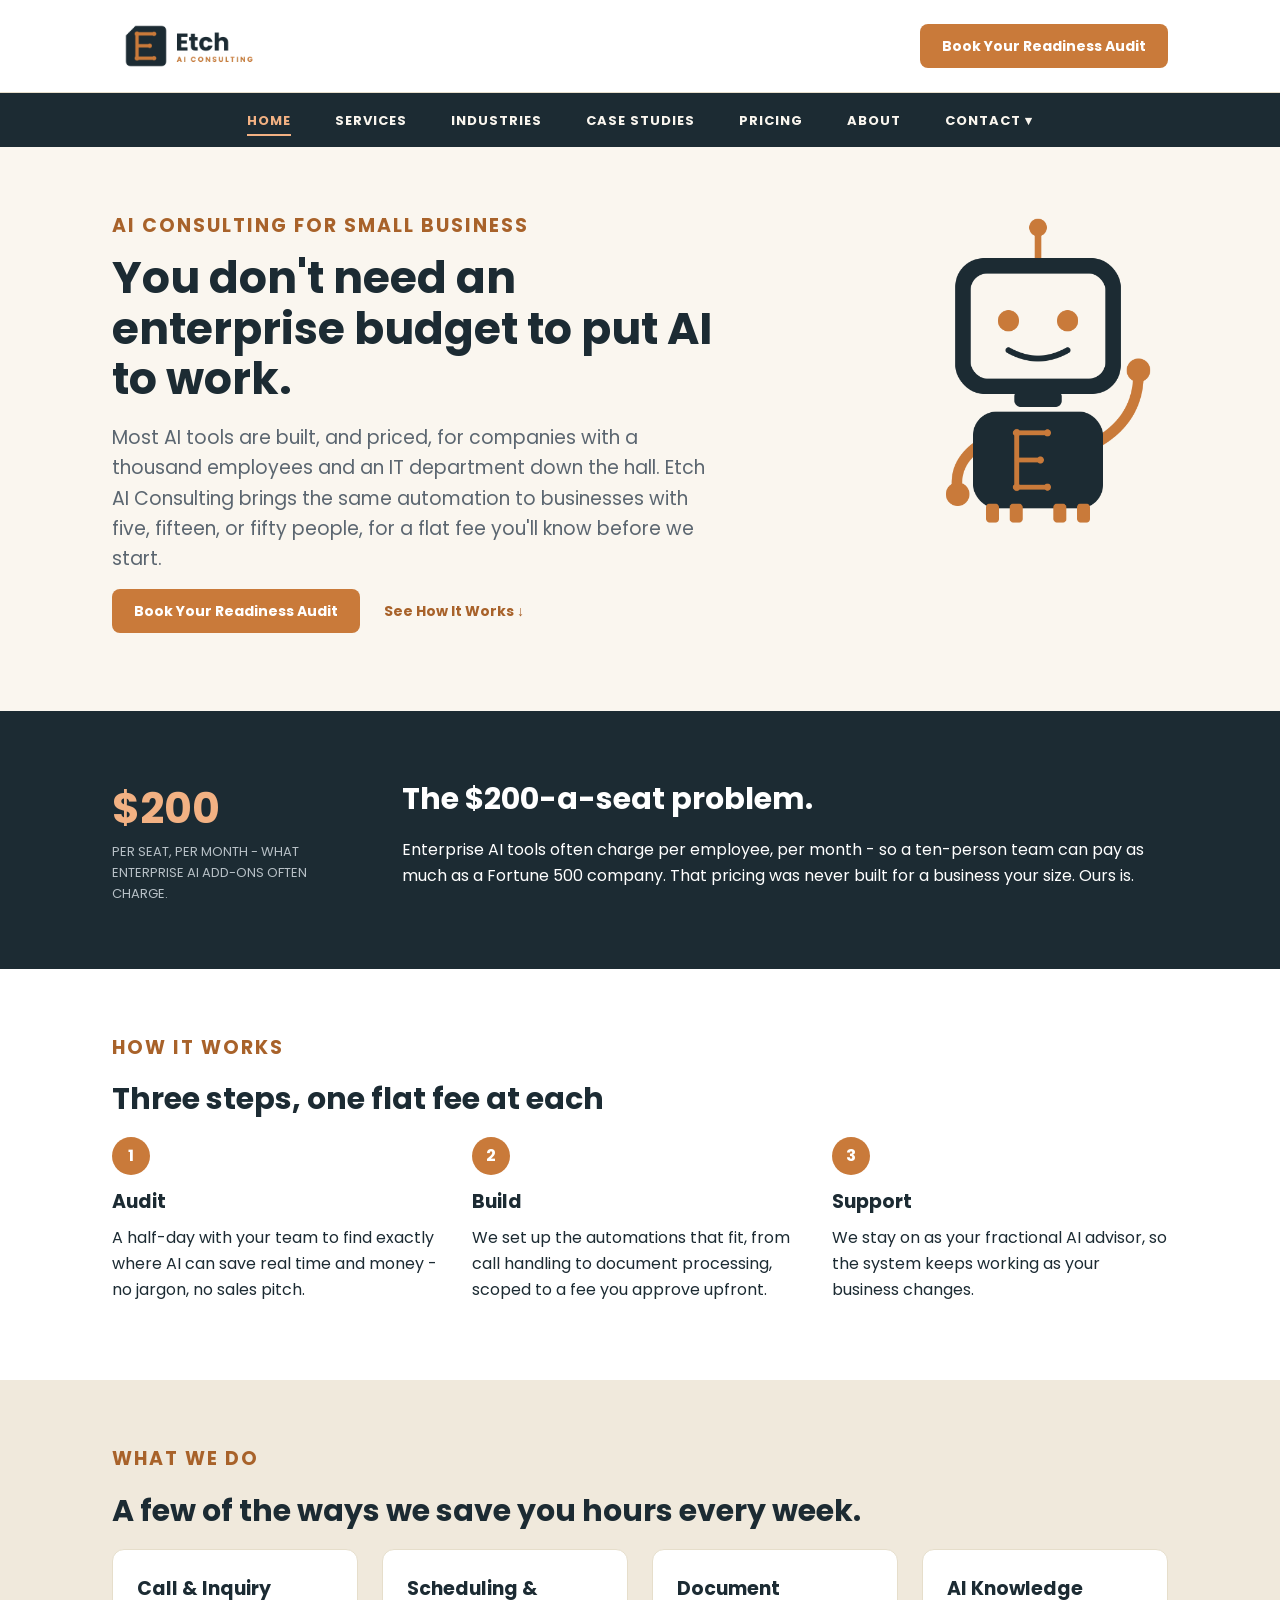
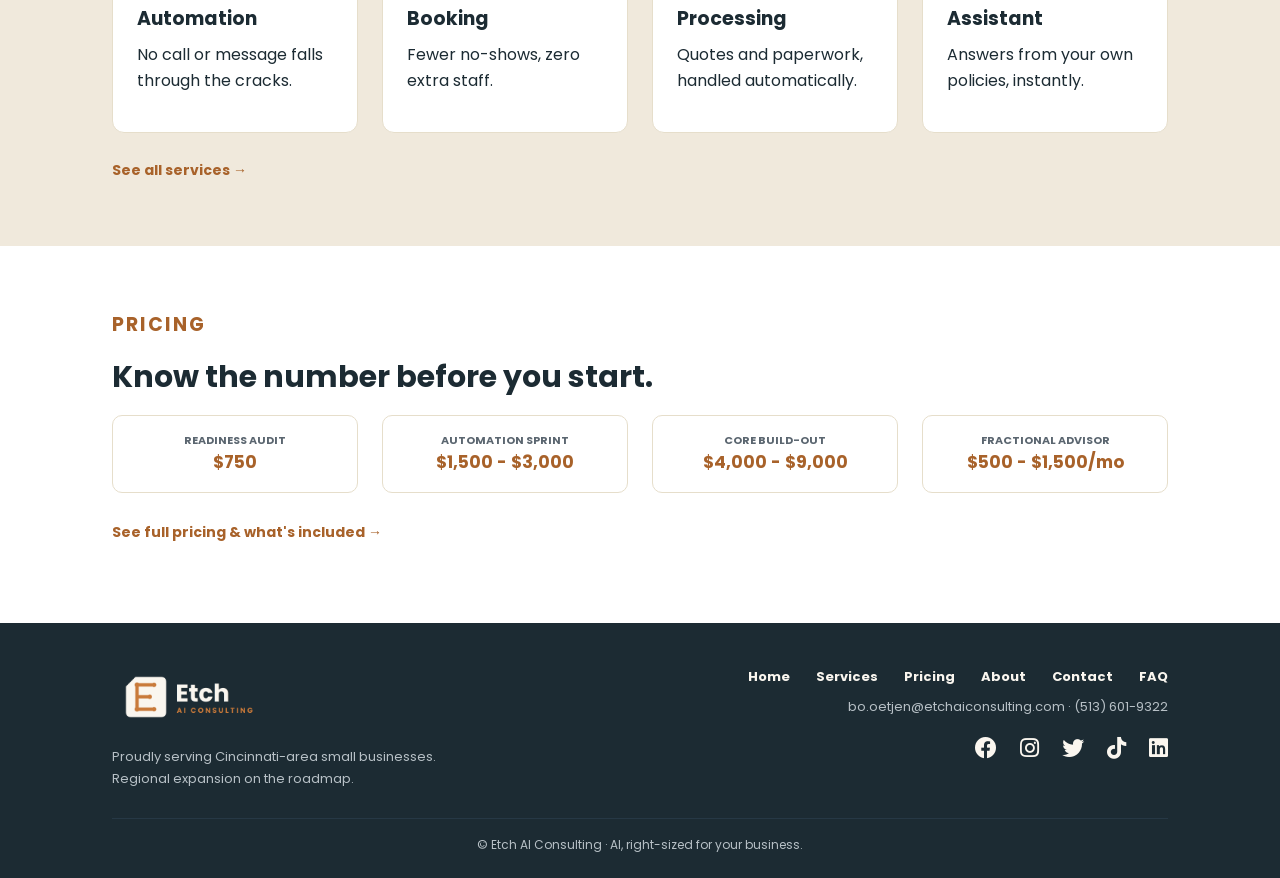
<file: index.html>
<!DOCTYPE html>
<html lang="en">
<head>
  <meta charset="UTF-8">
  <meta name="viewport" content="width=device-width, initial-scale=1.0">
  <title>Etch AI Consulting</title>
  <link rel="stylesheet" href="css/reset.css">
  <link href="https://fonts.googleapis.com/css2?family=Poppins:ital,wght@0,400;0,500;0,600;0,700;1,400&display=swap" rel="stylesheet">
  <link rel="stylesheet" href="css/styles.css">
  <link rel="stylesheet" href="https://use.fontawesome.com/releases/v5.15.4/css/all.css" integrity="sha384-DyZ88mC6Up2uqS4h/KRgHuoeGwBcD4Ng9SiP4dIRy0EXTlnuz47vAwmeGwVChigm" crossorigin="anonymous">
  <link rel="icon" href="images/icons/favicon-onink.png">

<!-- Validated: all 9 pages pass the W3C HTML validator and css/styles.css passes the W3C CSS validator (Oct 10, 2026). 
<p>
    <a href="https://jigsaw.w3.org/css-validator/check/referer">
        <img style="border:0;width:88px;height:31px"
            src="https://jigsaw.w3.org/css-validator/images/vcss"
            alt="Valid CSS!" />
    </a>
</p>
     <p>
    <a href="https://jigsaw.w3.org/css-validator/check/referer">
        <img style="border:0;width:88px;height:31px"
            src="https://jigsaw.w3.org/css-validator/images/vcss-blue"
            alt="Valid CSS!" />
    </a>
</p>
-->


</head>
<body>

  <header>
    <div class="wrapper">
      <a href="index.html"><img src="images/logos/logo.png" alt="Etch AI Consulting"></a>
      <a class="button" href="contact.html">Book Your Readiness Audit</a>
    </div>
  </header>

  <nav>
    <ul>
      <li><a href="index.html" class="current">Home</a></li>
      <li><a href="services.html">Services</a></li>
      <li><a href="industries.html">Industries</a></li>
      <li><a href="casestudies.html">Case Studies</a></li>
      <li><a href="pricing.html">Pricing</a></li>
      <li><a href="about.html">About</a></li>
      <li class="dropdown">
        <a href="contact.html">Contact &#9662;</a>
        <ul class="submenu">
          <li><a href="contact.html">Contact Us</a></li>
          <li><a href="faq.html">FAQ</a></li>
        </ul>
      </li>
    </ul>
  </nav>

  <main>
  <div class="band">
    <div class="wrapper hero-row">
      <div class="hero-text">
        <div class="eyebrow">AI Consulting for Small Business</div>
        <h1>You don't need an enterprise budget to put AI to work.</h1>
        <p class="lede">
          Most AI tools are built, and priced, for companies with a thousand employees and an IT department down the hall.  Etch AI Consulting brings the same automation to businesses with five, fifteen, or fifty people, for a flat fee you'll know before we start.
        </p>
        <p>
          <a class="button" href="contact.html">Book Your Readiness Audit</a>
          <a class="link" href="#how-it-works">See How It Works &#8595;</a>
        </p>
        </div>
      <div class="hero-art"> 
        <img src="images/mascot/chip-hero-wave-onparchment.png" alt="Chip the Etch AI mascot waving">
      </div>
    </div>
  </div>

  <div class="band band-dark">
    <div class="wrapper stat-row">
      <div class="stat">
        <div class="stat-number">$200</div>
        <div class="stat-label">PER SEAT, PER MONTH - WHAT ENTERPRISE AI ADD-ONS OFTEN CHARGE.</div>
      </div>
      <div class="stat-text"> 
        <h2>The $200-a-seat problem.</h2>
        <p>
          Enterprise AI tools often charge per employee, per month - so a ten-person team can pay as much as a Fortune 500 company.  That pricing was never built for a business your size.  Ours is.
        </p>
      </div>
    </div>
  </div>

  <div class="band band-white" id="how-it-works">
    <div class="wrapper">
      <div class="eyebrow">How it Works</div>
      <h2>Three steps, one flat fee at each</h2>
      <div class="grid-3">
        <div>
          <div class="step-number">1</div>
            <h3>Audit</h3>
            <p>
              A half-day with your team to find exactly where AI can save real time and money - no jargon, no sales pitch.
            </p>
        </div>
        <div>
          <div class="step-number">2</div>
            <h3>Build</h3>
              <p>
                We set up the automations that fit, from call handling to document processing, scoped to a fee you approve upfront.
              </p>
        </div>
        <div>
          <div class="step-number">3</div>
            <h3>Support</h3>
              <p>
                We stay on as your fractional AI advisor, so the system keeps working as your business changes.
              </p>
        </div>
      </div>
    </div>
  </div>

  <div class="band band-tan">
    <div class="wrapper">
      <div class="eyebrow">What We Do</div>
      <h2>A few of the ways we save you hours every week.</h2>
      <div class="grid-4">
      <div class="card card-small">
        <h3>Call & Inquiry Automation</h3>
        <p>
          No call or message falls through the cracks.
        </p>
      </div>

      <div class="card card-small">
        <h3>Scheduling & Booking</h3>
        <p>
          Fewer no-shows, zero extra staff.
        </p>
      </div>

      <div class="card card-small">
        <h3>Document Processing</h3>
        <p>
          Quotes and paperwork, handled automatically.
        </p>
      </div>

      <div class="card card-small">
        <h3>AI Knowledge Assistant</h3>
        <p>
          Answers from your own policies, instantly.
        </p>
      </div>
      </div>
      <a class="link" href="services.html">See all services &rarr;</a>
    </div>
  </div>

  <div class="band band-white">
    <div class="wrapper">
      <div class="eyebrow">Pricing</div>
      <h2>Know the number before you start.</h2>
      <div class="grid-4">
        <div class="tier">
          <div class="tier-name">Readiness Audit</div>
          <div class="tier-price">$750</div>
        </div>
        <div class="tier">
          <div class="tier-name">Automation Sprint</div>
          <div class="tier-price">$1,500 - $3,000</div>
        </div>
        <div class="tier">
          <div class="tier-name">Core Build-Out</div>
          <div class="tier-price">$4,000 - $9,000</div>
        </div>
        <div class="tier">
          <div class="tier-name">Fractional Advisor</div>
          <div class="tier-price">$500 - $1,500/mo</div>
        </div>
      </div>
      <p class="cta-row"><a class="link" href="pricing.html">See full pricing & what's included &rarr;</a></p>
    </div>
  </div>

  </main>

  <footer>
    <div class="wrapper footer-row">
      <div class="footer-left">
        <a href="index.html"><img src="images/logos/logo-white.png" alt="Etch AI Consulting"></a>
        <p class="footer-small">Proudly serving Cincinnati-area small businesses.</p>
        <p class="footer-small">Regional expansion on the roadmap.</p>
      </div>
      <div class="footer-right">
        <a href="index.html">Home</a>
        <a href="services.html">Services</a>
        <a href="pricing.html">Pricing</a>
        <a href="about.html">About</a>
        <a href="contact.html">Contact</a>
        <a href="faq.html">FAQ</a>
        <p class="footer-small"><a href="mailto:bo.oetjen@gmail.com">bo.oetjen@etchaiconsulting.com</a> &middot; (513) 601-9322</p>

        <a class="social" href="https://www.facebook.com/bo.oetjen/" aria-label="Etch AI Consulting on Facebook">
          <i class="fab fa-facebook"></i>
        </a>

        <a class="social" href="https://www.instagram.com/etch51/" aria-label="Etch AI Consulting on Instagram">
          <i class="fab fa-instagram"></i>
        </a>

        <a class="social" href="https://x.com/etch51" aria-label="Etch AI Consulting on X">
         <i class="fab fa-twitter"></i>
        </a>

        <a class="social" href="https://www.tiktok.com/@etch_51?is_from_webapp=1&sender_device=pc" aria-label="Etch AI Consulting on TikTok">
          <i class="fab fa-tiktok"></i>
        </a>

        <a class="social" href="https://www.linkedin.com/in/bo-oetjen-25262826" aria-label="Etch AI Consulting on LinkedIn">
          <i class="fab fa-linkedin"></i>
        </a>

      </div>
      <div class="footer-bottom">
        &copy; Etch AI Consulting &middot; AI, right-sized for your business.
      </div>
    </div>
  </footer>

</body>
</html>
</file>
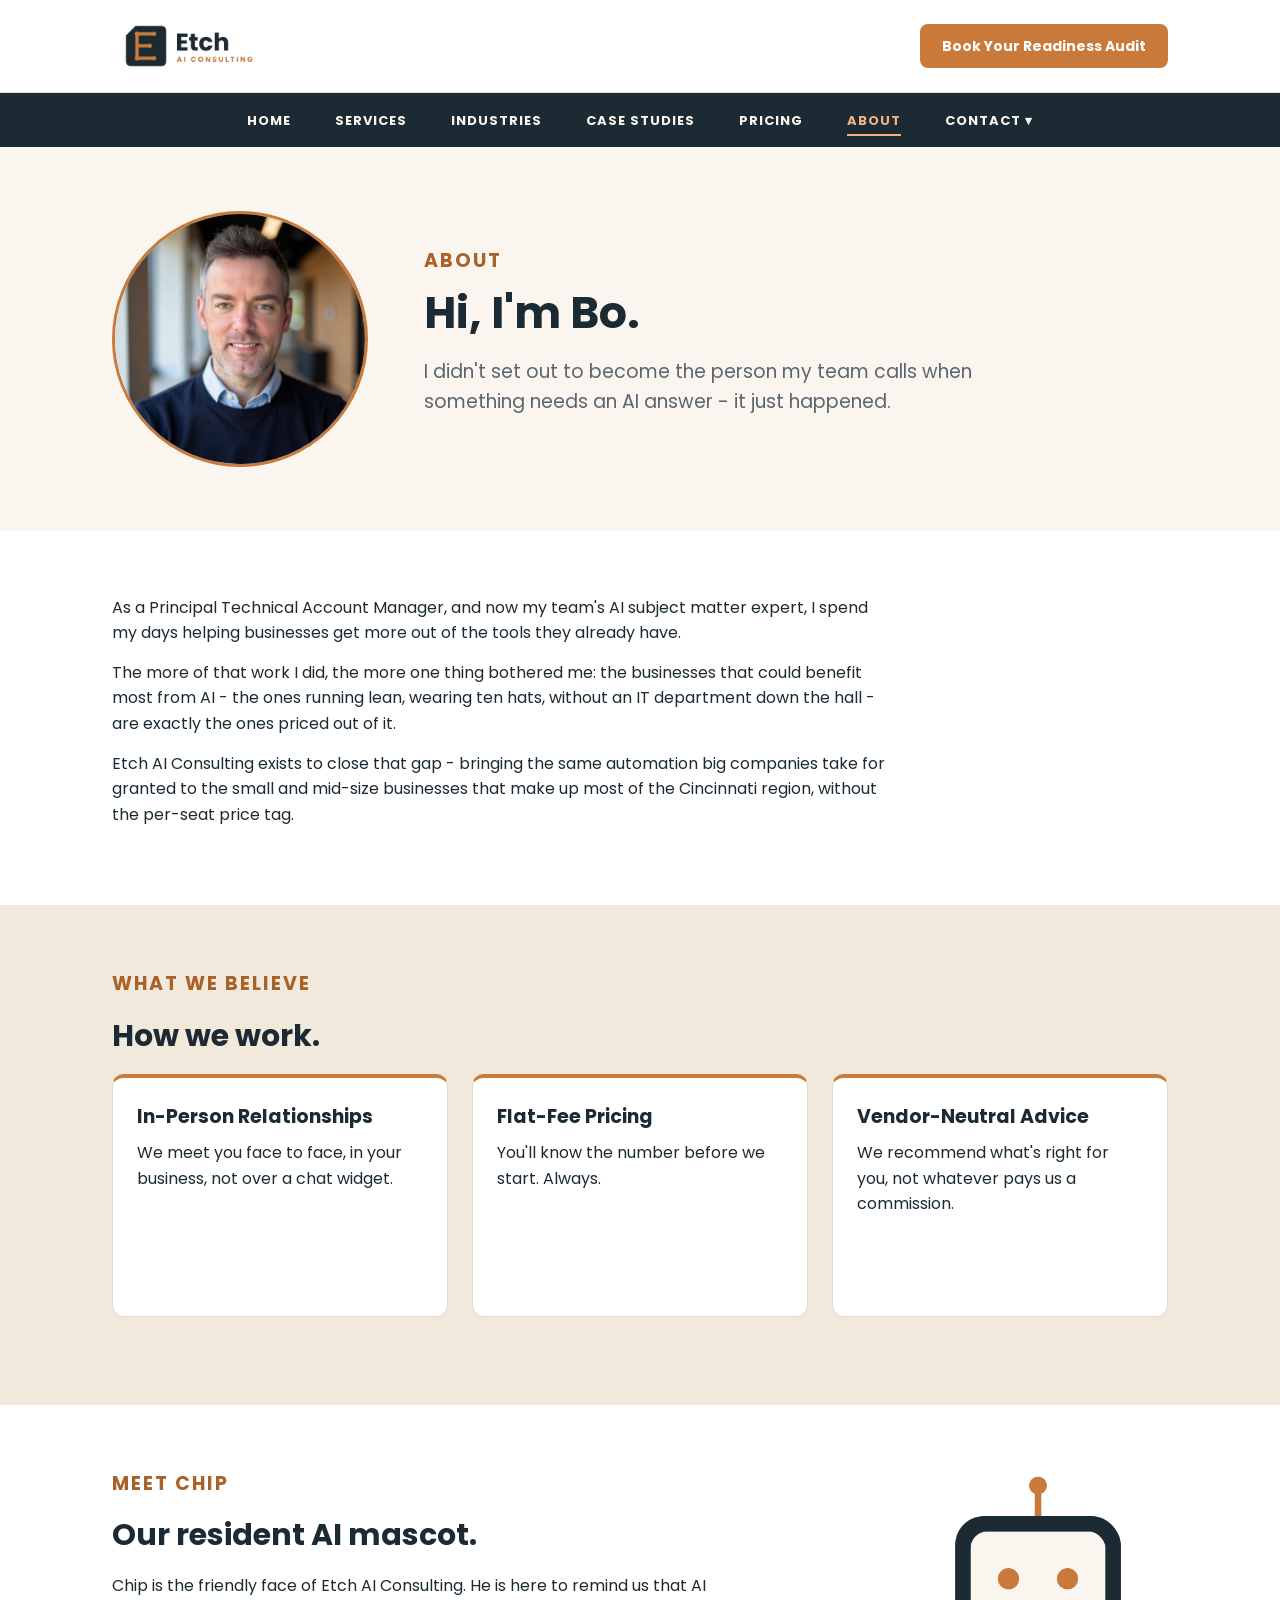
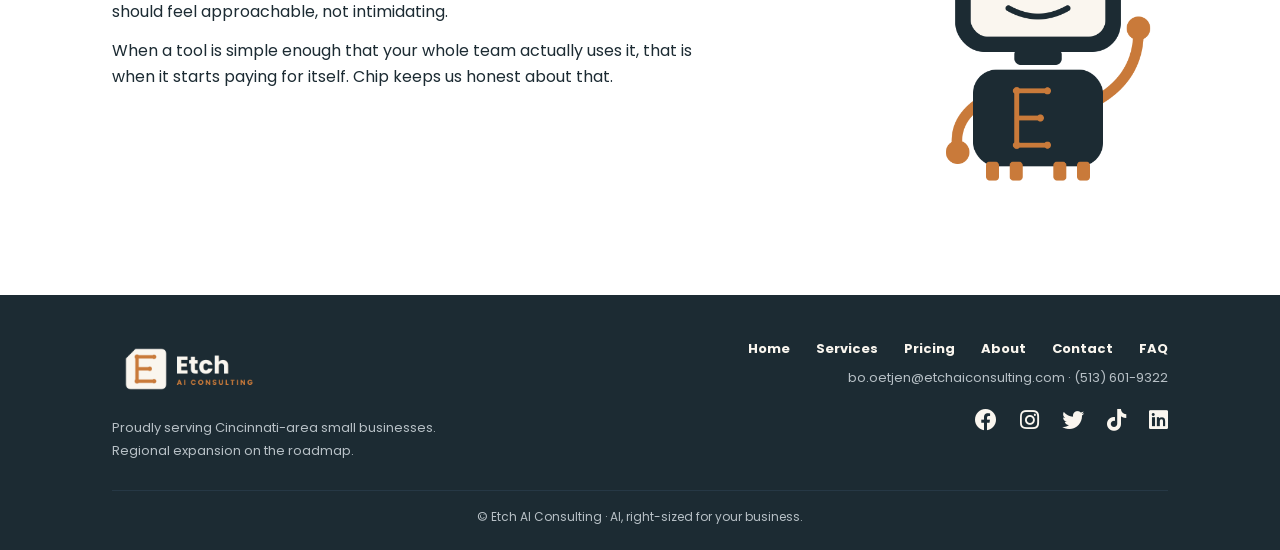
<file: about.html>
<!DOCTYPE html>
<html lang="en">
<head>
  <meta charset="UTF-8">
  <meta name="viewport" content="width=device-width, initial-scale=1.0">
  <title>About Us | Etch AI Consulting</title>
  <link rel="stylesheet" href="css/reset.css">
  <link href="https://fonts.googleapis.com/css2?family=Poppins:ital,wght@0,400;0,500;0,600;0,700;1,400&display=swap" rel="stylesheet">
  <link rel="stylesheet" href="css/styles.css">
  <link rel="stylesheet" href="https://use.fontawesome.com/releases/v5.15.4/css/all.css" integrity="sha384-DyZ88mC6Up2uqS4h/KRgHuoeGwBcD4Ng9SiP4dIRy0EXTlnuz47vAwmeGwVChigm" crossorigin="anonymous">
  <link rel="icon" href="images/icons/favicon-onink.png">
</head>
<body>

  <header>
    <div class="wrapper">
      <a href="index.html"><img src="images/logos/logo.png" alt="Etch AI Consulting"></a>
      <a class="button" href="contact.html">Book Your Readiness Audit</a>
    </div>
  </header>

  <nav>
    <ul>
      <li><a href="index.html">Home</a></li>
      <li><a href="services.html">Services</a></li>
      <li><a href="industries.html">Industries</a></li>
      <li><a href="casestudies.html">Case Studies</a></li>
      <li><a href="pricing.html">Pricing</a></li>
      <li><a href="about.html" class="current">About</a></li>
      <li class="dropdown">
        <a href="contact.html">Contact &#9662;</a>
        <ul class="submenu">
          <li><a href="contact.html">Contact Us</a></li>
          <li><a href="faq.html">FAQ</a></li>
        </ul>
      </li>
    </ul>
  </nav>

  <main>
  <div class="band">
    <div class="wrapper hero-row about-hero">
      <div class="hero-art">
        <div class="photo-circle">
          <img src="images/headshots/bo_headshot.jpeg" alt="Bo Oetjen"> 
        </div>
      </div>

      <div class="hero-text">
        <div class="eyebrow">About</div>
        <h1>Hi, I'm Bo.</h1>
        <p class="lede">
          I didn't set out to become the person my team calls when something needs an AI answer - it just happened.
        </p>
      </div>
    </div>
  </div>

  <div class="band band-white">
    <div class="wrapper">
      <div class="narrow">
        <p>
          As a Principal Technical Account Manager, and now my team's AI subject matter expert, I spend my days helping businesses get more out of the tools they already have.
        </p>
        <p>
          The more of that work I did, the more one thing bothered me: the businesses that could benefit most from AI - the ones running lean, wearing ten hats, without an IT department down the hall - are exactly the ones priced out of it.
        </p>
        <p>
          Etch AI Consulting exists to close that gap - bringing the same automation big companies take for granted to the small and mid-size businesses that make up most of the Cincinnati region, without the per-seat price tag.
        </p>
      </div>
    </div>
  </div>
  
  <div class="band band-tan">
    <div class="wrapper">
      <div class="eyebrow">What we believe</div>
      <h2>How we work.</h2>
      <div class="grid-3">
          <div class="card card-top">
            <h3>In-Person Relationships</h3>
            <p>We meet you face to face, in your business, not over a chat widget.</p>
          </div>
          <div class="card card-top">
            <h3>Flat-Fee Pricing</h3>
            <p>You'll know the number before we start. Always.</p>
          </div>
          <div class="card card-top">
            <h3>Vendor-Neutral Advice</h3>
            <p>We recommend what's right for you, not whatever pays us a commission.</p>
          </div>
      </div>
    </div>
  </div>

  <div class="band band-white">
    <div class="wrapper hero-row">
      <div class="hero-text">
        <div class="eyebrow">Meet Chip</div>
        <h2>Our resident AI mascot.</h2>
        <p>
          Chip is the friendly face of Etch AI Consulting. He is here to remind us that AI should feel approachable, not intimidating.
        </p>
        <p>
          When a tool is simple enough that your whole team actually uses it, that is when it starts paying for itself. Chip keeps us honest about that.
        </p>
      </div>
      <div class="hero-art">
        <img src="images/mascot/chip-hero-wave-transparent.png" alt="Chip, the Etch AI Consulting robot mascot, waving">
      </div>
    </div>
  </div>

  </main>

  <footer>
    <div class="wrapper footer-row">
      <div class="footer-left">
        <a href="index.html"><img src="images/logos/logo-white.png" alt="Etch AI Consulting"></a>
        <p class="footer-small">Proudly serving Cincinnati-area small businesses.</p>
        <p class="footer-small">Regional expansion on the roadmap.</p>
      </div>
      <div class="footer-right">
        <a href="index.html">Home</a>
        <a href="services.html">Services</a>
        <a href="pricing.html">Pricing</a>
        <a href="about.html">About</a>
        <a href="contact.html">Contact</a>
        <a href="faq.html">FAQ</a>
        <p class="footer-small"><a href="mailto:bo.oetjen@gmail.com">bo.oetjen@etchaiconsulting.com</a> &middot; (513) 601-9322</p>

        <a class="social" href="https://www.facebook.com/bo.oetjen/" aria-label="Etch AI Consulting on Facebook">
          <i class="fab fa-facebook"></i>
        </a>

        <a class="social" href="https://www.instagram.com/etch51/" aria-label="Etch AI Consulting on Instagram">
          <i class="fab fa-instagram"></i>
        </a>

        <a class="social" href="https://x.com/etch51" aria-label="Etch AI Consulting on X">
         <i class="fab fa-twitter"></i>
        </a>

        <a class="social" href="https://www.tiktok.com/@etch_51?is_from_webapp=1&sender_device=pc" aria-label="Etch AI Consulting on TikTok">
          <i class="fab fa-tiktok"></i>
        </a>

        <a class="social" href="https://www.linkedin.com/in/bo-oetjen-25262826" aria-label="Etch AI Consulting on LinkedIn">
          <i class="fab fa-linkedin"></i>
        </a>

      </div>
      <div class="footer-bottom">
        &copy; Etch AI Consulting &middot; AI, right-sized for your business.
      </div>
    </div>
  </footer>


</body>
</html>
</file>
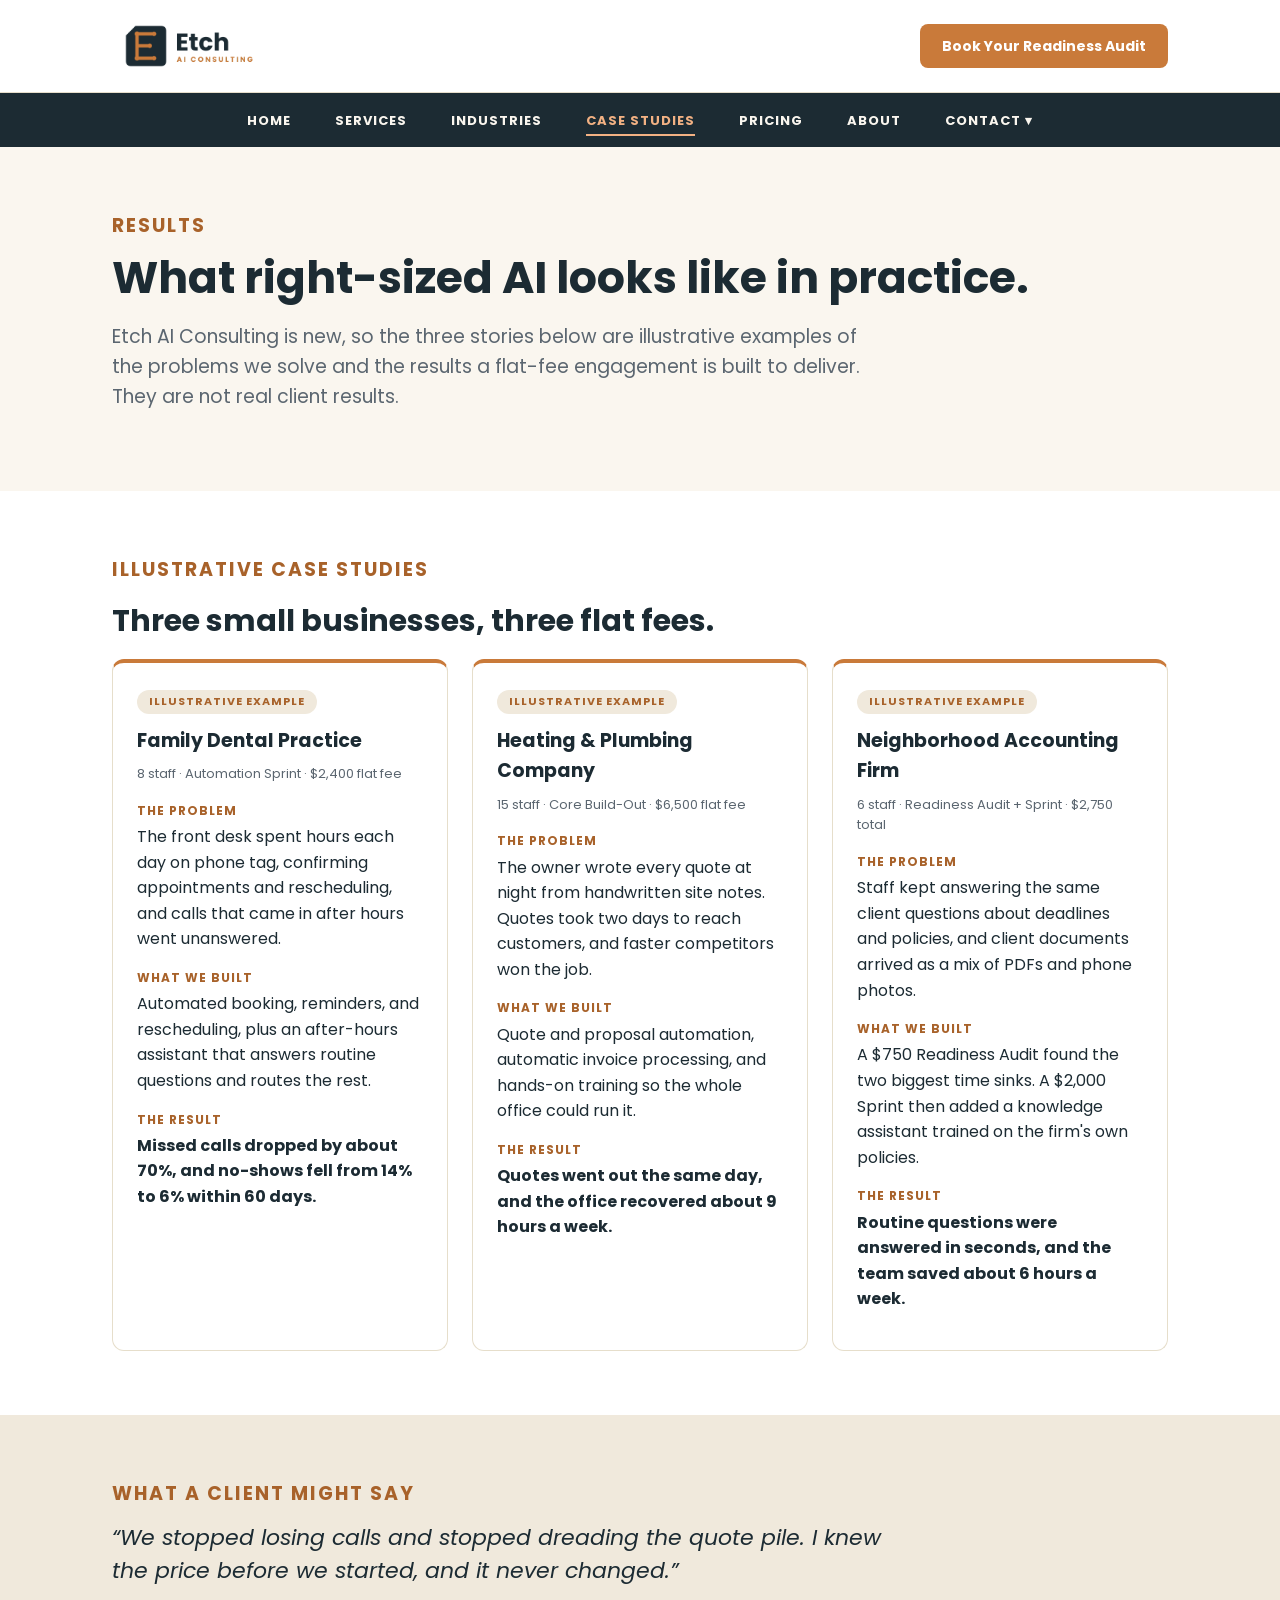
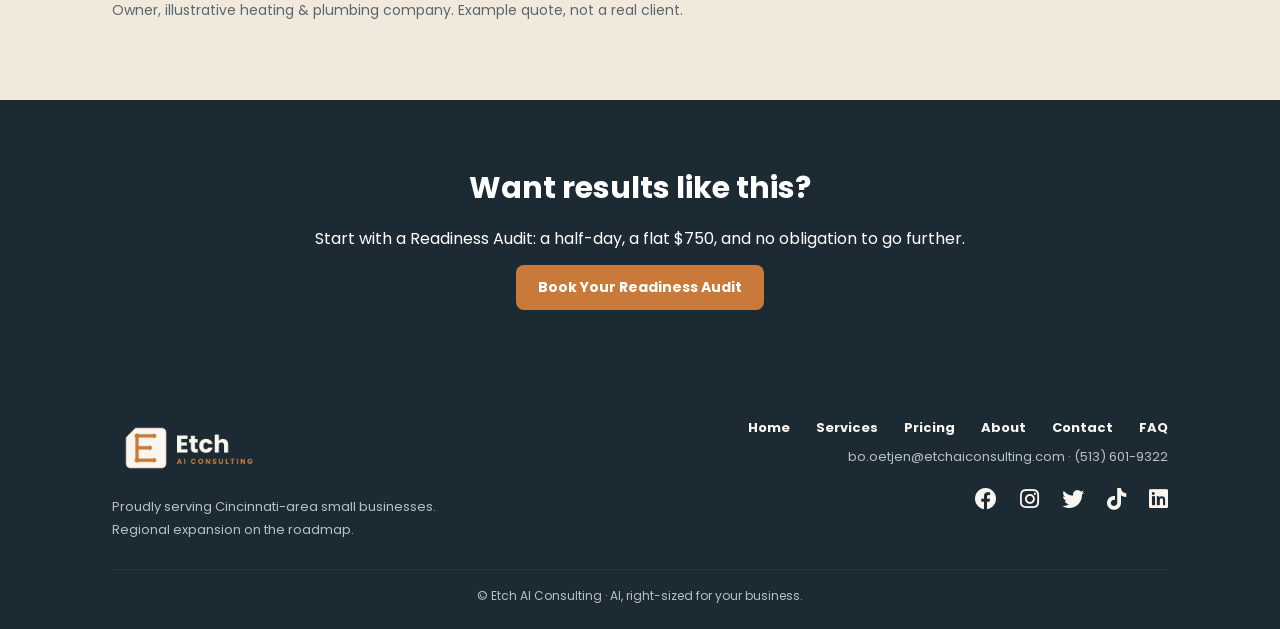
<file: casestudies.html>
<!DOCTYPE html>
<html lang="en">
<head>
  <meta charset="UTF-8">
  <meta name="viewport" content="width=device-width, initial-scale=1.0">
  <title>Case Studies | Etch AI Consulting</title>
  <link rel="stylesheet" href="css/reset.css">
  <link href="https://fonts.googleapis.com/css2?family=Poppins:ital,wght@0,400;0,500;0,600;0,700;1,400&display=swap" rel="stylesheet">
  <link rel="stylesheet" href="css/styles.css">
  <link rel="stylesheet" href="https://use.fontawesome.com/releases/v5.15.4/css/all.css" integrity="sha384-DyZ88mC6Up2uqS4h/KRgHuoeGwBcD4Ng9SiP4dIRy0EXTlnuz47vAwmeGwVChigm" crossorigin="anonymous">
  <link rel="icon" href="images/icons/favicon-onink.png">
</head>
<body>

  <header>
    <div class="wrapper">
      <a href="index.html"><img src="images/logos/logo.png" alt="Etch AI Consulting"></a>
      <a class="button" href="contact.html">Book Your Readiness Audit</a>
    </div>
  </header>

  <nav>
    <ul>
      <li><a href="index.html">Home</a></li>
      <li><a href="services.html">Services</a></li>
      <li><a href="industries.html">Industries</a></li>
      <li><a href="casestudies.html" class="current">Case Studies</a></li>
      <li><a href="pricing.html">Pricing</a></li>
      <li><a href="about.html">About</a></li>
      <li class="dropdown">
        <a href="contact.html">Contact &#9662;</a>
        <ul class="submenu">
          <li><a href="contact.html">Contact Us</a></li>
          <li><a href="faq.html">FAQ</a></li>
        </ul>
      </li>
    </ul>
  </nav>

  <main>
  <div class="band">
    <div class="wrapper">
      <div class="eyebrow">Results</div>
      <h1>What right-sized AI looks like in practice.</h1>
      <p class="lede narrow">
        Etch AI Consulting is new, so the three stories below are illustrative examples of the problems we solve and the results a flat-fee engagement is built to deliver. They are not real client results.
      </p>
    </div>
  </div>

  <div class="band band-white">
    <div class="wrapper">
      <div class="eyebrow">Illustrative Case Studies</div>
      <h2>Three small businesses, three flat fees.</h2>
      <div class="grid-3">

        <div class="card card-top case-card">
          <div class="tag">Illustrative example</div>
          <h3>Family Dental Practice</h3>
          <p class="case-meta">8 staff &middot; Automation Sprint &middot; $2,400 flat fee</p>
          <div class="case-label">The problem</div>
          <p>
            The front desk spent hours each day on phone tag, confirming appointments and rescheduling, and calls that came in after hours went unanswered.
          </p>
          <div class="case-label">What we built</div>
          <p>
            Automated booking, reminders, and rescheduling, plus an after-hours assistant that answers routine questions and routes the rest.
          </p>
          <div class="case-label">The result</div>
          <p class="case-result">
            Missed calls dropped by about 70%, and no-shows fell from 14% to 6% within 60 days.
          </p>
        </div>

        <div class="card card-top case-card">
          <div class="tag">Illustrative example</div>
          <h3>Heating &amp; Plumbing Company</h3>
          <p class="case-meta">15 staff &middot; Core Build-Out &middot; $6,500 flat fee</p>
          <div class="case-label">The problem</div>
          <p>
            The owner wrote every quote at night from handwritten site notes. Quotes took two days to reach customers, and faster competitors won the job.
          </p>
          <div class="case-label">What we built</div>
          <p>
            Quote and proposal automation, automatic invoice processing, and hands-on training so the whole office could run it.
          </p>
          <div class="case-label">The result</div>
          <p class="case-result">
            Quotes went out the same day, and the office recovered about 9 hours a week.
          </p>
        </div>

        <div class="card card-top case-card">
          <div class="tag">Illustrative example</div>
          <h3>Neighborhood Accounting Firm</h3>
          <p class="case-meta">6 staff &middot; Readiness Audit + Sprint &middot; $2,750 total</p>
          <div class="case-label">The problem</div>
          <p>
            Staff kept answering the same client questions about deadlines and policies, and client documents arrived as a mix of PDFs and phone photos.
          </p>
          <div class="case-label">What we built</div>
          <p>
            A $750 Readiness Audit found the two biggest time sinks. A $2,000 Sprint then added a knowledge assistant trained on the firm's own policies.
          </p>
          <div class="case-label">The result</div>
          <p class="case-result">
            Routine questions were answered in seconds, and the team saved about 6 hours a week.
          </p>
        </div>

      </div>
    </div>
  </div>

  <div class="band band-tan">
    <div class="wrapper">
      <div class="eyebrow">What a client might say</div>
      <blockquote class="quote">
        &ldquo;We stopped losing calls and stopped dreading the quote pile. I knew the price before we started, and it never changed.&rdquo;
      </blockquote>
      <p class="quote-source">Owner, illustrative heating &amp; plumbing company. Example quote, not a real client.</p>
    </div>
  </div>

  <div class="band band-dark center">
    <div class="wrapper">
      <h2>Want results like this?</h2>
      <p>Start with a Readiness Audit: a half-day, a flat $750, and no obligation to go further.</p>
      <a class="button" href="contact.html">Book Your Readiness Audit</a>
    </div>
  </div>

  </main>

  <footer>
    <div class="wrapper footer-row">
      <div class="footer-left">
        <a href="index.html"><img src="images/logos/logo-white.png" alt="Etch AI Consulting"></a>
        <p class="footer-small">Proudly serving Cincinnati-area small businesses.</p>
        <p class="footer-small">Regional expansion on the roadmap.</p>
      </div>
      <div class="footer-right">
        <a href="index.html">Home</a>
        <a href="services.html">Services</a>
        <a href="pricing.html">Pricing</a>
        <a href="about.html">About</a>
        <a href="contact.html">Contact</a>
        <a href="faq.html">FAQ</a>
        <p class="footer-small"><a href="mailto:bo.oetjen@gmail.com">bo.oetjen@etchaiconsulting.com</a> &middot; (513) 601-9322</p>

        <a class="social" href="https://www.facebook.com/bo.oetjen/" aria-label="Etch AI Consulting on Facebook">
          <i class="fab fa-facebook"></i>
        </a>

        <a class="social" href="https://www.instagram.com/etch51/" aria-label="Etch AI Consulting on Instagram">
          <i class="fab fa-instagram"></i>
        </a>

        <a class="social" href="https://x.com/etch51" aria-label="Etch AI Consulting on X">
         <i class="fab fa-twitter"></i>
        </a>

        <a class="social" href="https://www.tiktok.com/@etch_51?is_from_webapp=1&sender_device=pc" aria-label="Etch AI Consulting on TikTok">
          <i class="fab fa-tiktok"></i>
        </a>

        <a class="social" href="https://www.linkedin.com/in/bo-oetjen-25262826" aria-label="Etch AI Consulting on LinkedIn">
          <i class="fab fa-linkedin"></i>
        </a>

      </div>
      <div class="footer-bottom">
        &copy; Etch AI Consulting &middot; AI, right-sized for your business.
      </div>
    </div>
  </footer>

</body>
</html>
</file>
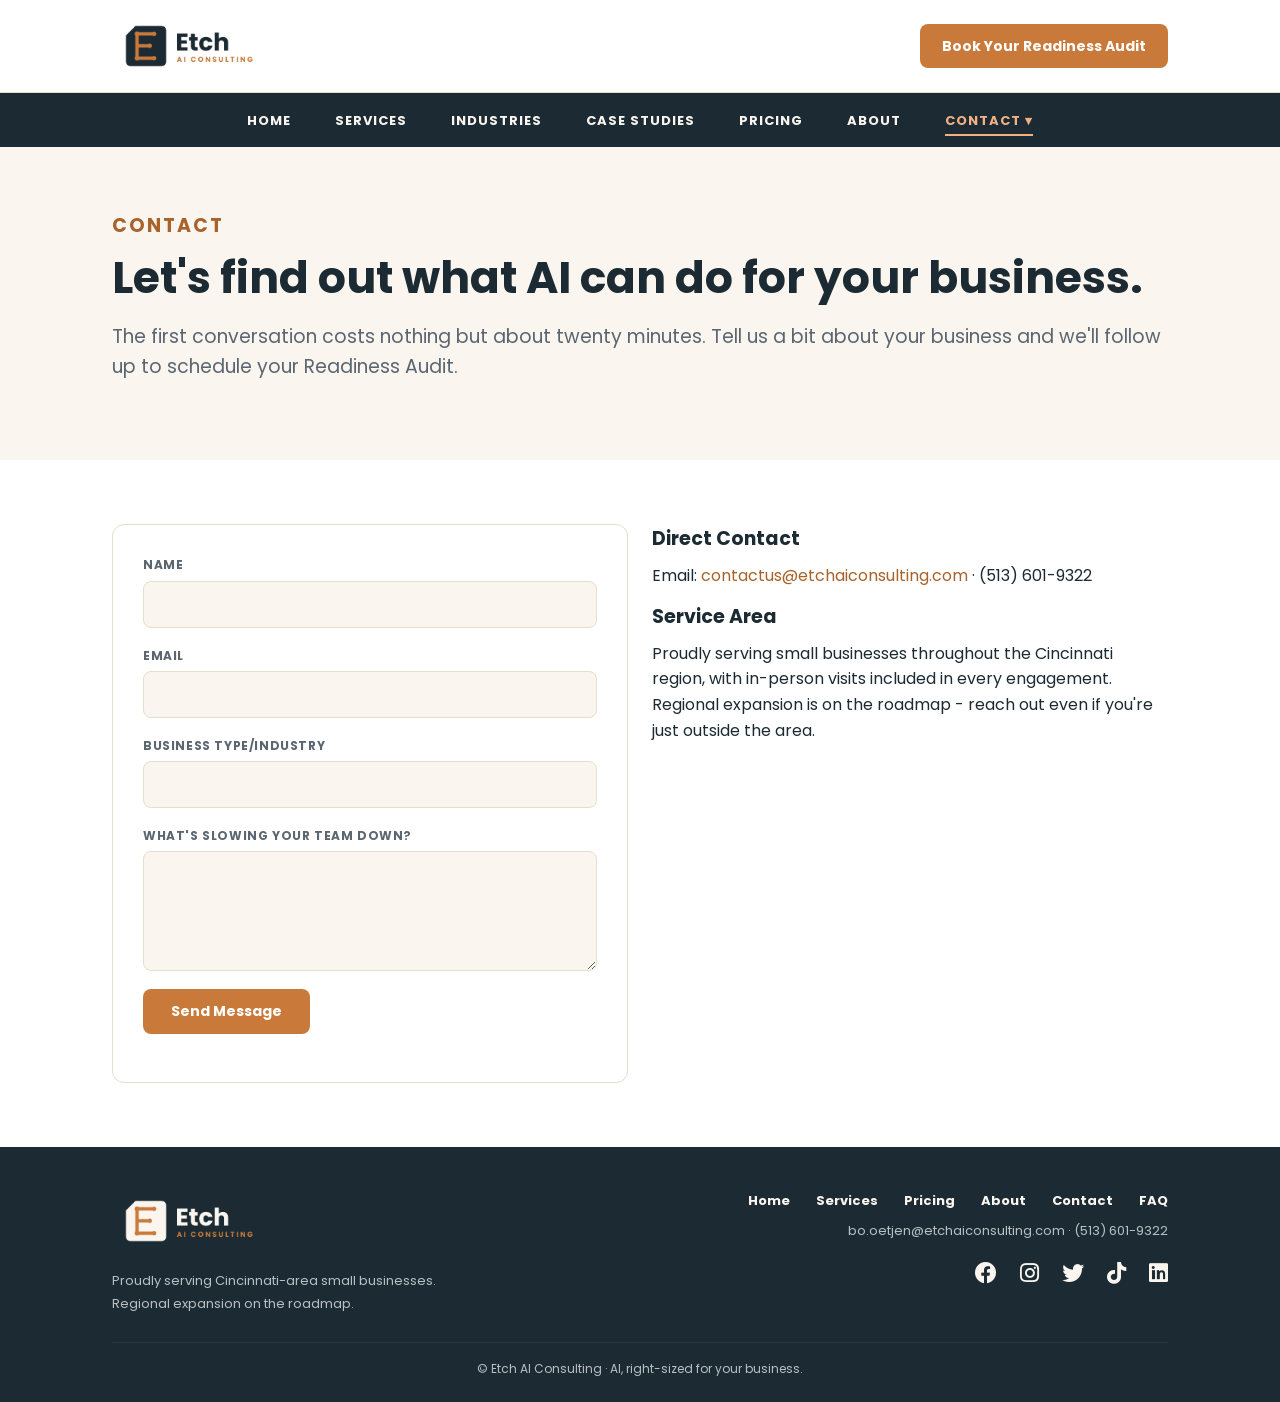
<file: contact.html>
<!DOCTYPE html>
<html lang="en">
<head>
  <meta charset="UTF-8">
  <meta name="viewport" content="width=device-width, initial-scale=1.0">
  <title>Contact Us | Etch AI Consulting</title>
  <link rel="stylesheet" href="css/reset.css">
  <link href="https://fonts.googleapis.com/css2?family=Poppins:ital,wght@0,400;0,500;0,600;0,700;1,400&display=swap" rel="stylesheet">
  <link rel="stylesheet" href="css/styles.css">
  <link rel="stylesheet" href="https://use.fontawesome.com/releases/v5.15.4/css/all.css" integrity="sha384-DyZ88mC6Up2uqS4h/KRgHuoeGwBcD4Ng9SiP4dIRy0EXTlnuz47vAwmeGwVChigm" crossorigin="anonymous">
  <link rel="icon" href="images/icons/favicon-onink.png">
</head>
<body>

  <header>
    <div class="wrapper">
      <a href="index.html"><img src="images/logos/logo.png" alt="Etch AI Consulting"></a>
      <a class="button" href="contact.html">Book Your Readiness Audit</a>
    </div>
  </header>

  <nav>
    <ul>
      <li><a href="index.html">Home</a></li>
      <li><a href="services.html">Services</a></li>
      <li><a href="industries.html">Industries</a></li>
      <li><a href="casestudies.html">Case Studies</a></li>
      <li><a href="pricing.html">Pricing</a></li>
      <li><a href="about.html">About</a></li>
      <li class="dropdown">
        <a href="contact.html" class="current">Contact &#9662;</a>
        <ul class="submenu">
          <li><a href="contact.html">Contact Us</a></li>
          <li><a href="faq.html">FAQ</a></li>
        </ul>
      </li>
    </ul>
  </nav>

  <main>
  <div class="band">
    <div class="wrapper">
      <div class="eyebrow">Contact</div>
      <h1>Let's find out what AI can do for your business.</h1>
      <p class="lede">
        The first conversation costs nothing but about twenty minutes.  Tell us a bit about your business and we'll follow up to schedule your Readiness Audit.
      </p>
    </div>
  </div>

  <div class="band band-white">
    <div class="wrapper">
      <div class="grid-2">
      <div>
        <div class="form-box">
          <form action="thanks.html" method="get">
            <label for="name">Name</label>
            <input type="text" name="name" id="name" required>
            <label for="email">Email</label>
            <input type="email" name="email" id="email" required>
            <label for="business">Business Type/Industry</label>
            <input type="text" name="business" id="business" required>
            <label for="message">What's slowing your team down?</label>
            <textarea name="message" id="message"></textarea>
            <input class= "contact-btn" type="submit" value="Send Message">
          </form>
        </div>
      </div>


      <div class="contact-info">
        <h2>Direct Contact</h2>
        <p>Email: <a href="mailto:bo.oetjen@gmail.com">contactus@etchaiconsulting.com</a> &middot; (513) 601-9322</p>
        <h2>Service Area</h2>
          <p>
            Proudly serving small businesses throughout the Cincinnati region, with in-person visits included in every engagement.  Regional expansion is on the roadmap - reach out even if you're just outside the area.
          </p>
      </div>
      </div>
    </div>
  </div>

  </main>

  <footer>
    <div class="wrapper footer-row">
      <div class="footer-left">
        <a href="index.html"><img src="images/logos/logo-white.png" alt="Etch AI Consulting"></a>
        <p class="footer-small">Proudly serving Cincinnati-area small businesses.</p>
        <p class="footer-small">Regional expansion on the roadmap.</p>
      </div>
      <div class="footer-right">
        <a href="index.html">Home</a>
        <a href="services.html">Services</a>
        <a href="pricing.html">Pricing</a>
        <a href="about.html">About</a>
        <a href="contact.html">Contact</a>
        <a href="faq.html">FAQ</a>
        <p class="footer-small"><a href="mailto:bo.oetjen@gmail.com">bo.oetjen@etchaiconsulting.com</a> &middot; (513) 601-9322</p>

        <a class="social" href="https://www.facebook.com/bo.oetjen/" aria-label="Etch AI Consulting on Facebook">
          <i class="fab fa-facebook"></i>
        </a>

        <a class="social" href="https://www.instagram.com/etch51/" aria-label="Etch AI Consulting on Instagram">
          <i class="fab fa-instagram"></i>
        </a>

        <a class="social" href="https://x.com/etch51" aria-label="Etch AI Consulting on X">
         <i class="fab fa-twitter"></i>
        </a>

        <a class="social" href="https://www.tiktok.com/@etch_51?is_from_webapp=1&sender_device=pc" aria-label="Etch AI Consulting on TikTok">
          <i class="fab fa-tiktok"></i>
        </a>

        <a class="social" href="https://www.linkedin.com/in/bo-oetjen-25262826" aria-label="Etch AI Consulting on LinkedIn">
          <i class="fab fa-linkedin"></i>
        </a>

      </div>
      <div class="footer-bottom">
        &copy; Etch AI Consulting &middot; AI, right-sized for your business.
      </div>
    </div>
  </footer>

</body>
</html>
</file>
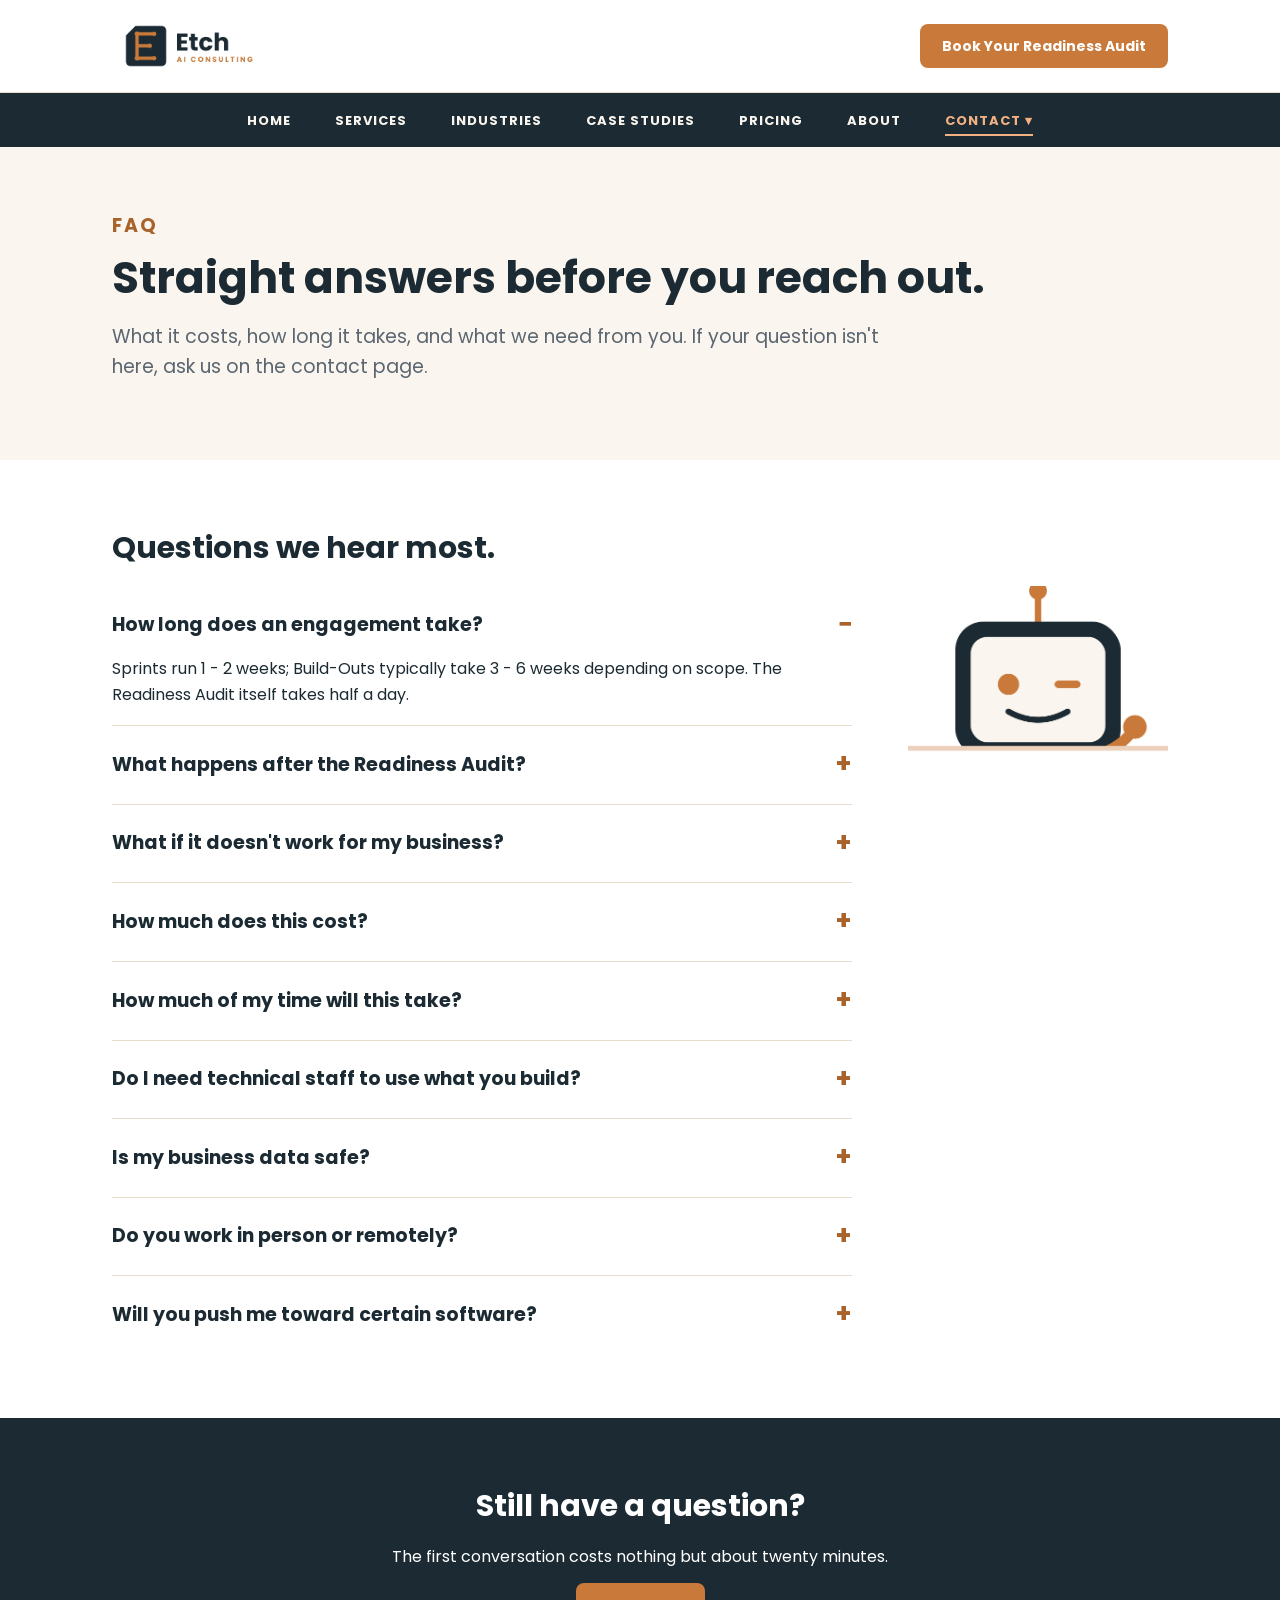
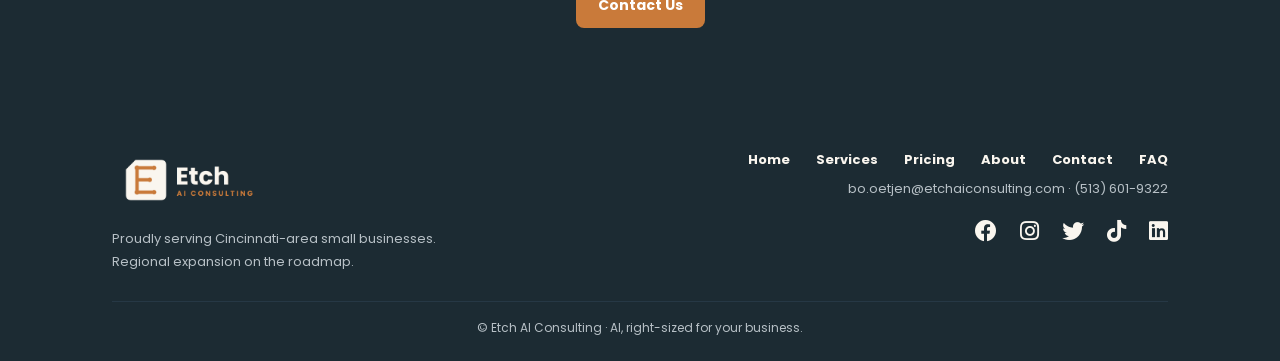
<file: faq.html>
<!DOCTYPE html>
<html lang="en">
<head>
  <meta charset="UTF-8">
  <meta name="viewport" content="width=device-width, initial-scale=1.0">
  <title>FAQ | Etch AI Consulting</title>
  <link rel="stylesheet" href="css/reset.css">
  <link href="https://fonts.googleapis.com/css2?family=Poppins:ital,wght@0,400;0,500;0,600;0,700;1,400&display=swap" rel="stylesheet">
  <link rel="stylesheet" href="css/styles.css">
  <link rel="stylesheet" href="https://use.fontawesome.com/releases/v5.15.4/css/all.css" integrity="sha384-DyZ88mC6Up2uqS4h/KRgHuoeGwBcD4Ng9SiP4dIRy0EXTlnuz47vAwmeGwVChigm" crossorigin="anonymous">
  <link rel="icon" href="images/icons/favicon-onink.png">
</head>
<body>

  <header>
    <div class="wrapper">
      <a href="index.html"><img src="images/logos/logo.png" alt="Etch AI Consulting"></a>
      <a class="button" href="contact.html">Book Your Readiness Audit</a>
    </div>
  </header>

  <nav>
    <ul>
      <li><a href="index.html">Home</a></li>
      <li><a href="services.html">Services</a></li>
      <li><a href="industries.html">Industries</a></li>
      <li><a href="casestudies.html">Case Studies</a></li>
      <li><a href="pricing.html">Pricing</a></li>
      <li><a href="about.html">About</a></li>
      <li class="dropdown">
        <a href="contact.html" class="current">Contact &#9662;</a>
        <ul class="submenu">
          <li><a href="contact.html">Contact Us</a></li>
          <li><a href="faq.html">FAQ</a></li>
        </ul>
      </li>
    </ul>
  </nav>

  <main>
  <div class="band">
    <div class="wrapper">
      <div class="eyebrow">FAQ</div>
      <h1>Straight answers before you reach out.</h1>
      <p class="lede narrow">
        What it costs, how long it takes, and what we need from you. If your question isn't here, ask us on the contact page.
      </p>
    </div>
  </div>

  <div class="band band-white">
    <div class="wrapper">
      <h2>Questions we hear most.</h2>
      <div class="faq-row">
        <div class="faq">
          <details class="faq-item" open>
            <summary><h3>How long does an engagement take?</h3></summary>
            <p>
              Sprints run 1 - 2 weeks; Build-Outs typically take 3 - 6 weeks depending on scope. The Readiness Audit itself takes half a day.
            </p>
          </details>
          <details class="faq-item">
            <summary><h3>What happens after the Readiness Audit?</h3></summary>
            <p>
              You get a written summary and a fixed quote for next steps; no obligation to continue.
            </p>
          </details>
          <details class="faq-item">
            <summary><h3>What if it doesn't work for my business?</h3></summary>
            <p>
              You'll know that for $750, not after a long, expensive contract. That's the point of starting there.
            </p>
          </details>
          <details class="faq-item">
            <summary><h3>How much does this cost?</h3></summary>
            <p>
              Every engagement has a flat fee that you see before we start. The Readiness Audit is $750, an Automation Sprint is $1,500 - $3,000, a Core Build-Out is $4,000 - $9,000, and a Fractional Advisor is $500 - $1,500 per month. The price doesn't change when you add employees.
            </p>
          </details>
          <details class="faq-item">
            <summary><h3>How much of my time will this take?</h3></summary>
            <p>
              Expect about twenty minutes for the first conversation, then a half day for the Readiness Audit. During a Sprint or Build-Out, plan on a short weekly check-in and one training session for your team. We do the rest.
            </p>
          </details>
          <details class="faq-item">
            <summary><h3>Do I need technical staff to use what you build?</h3></summary>
            <p>
              No. We build around the tools you already use and train your team in person, so nobody needs an IT background to run it.
            </p>
          </details>
          <details class="faq-item">
            <summary><h3>Is my business data safe?</h3></summary>
            <p>
              We only access what each project needs, and we put what we touch, and how, in writing before we start. Your data stays yours, and we'll sign your confidentiality agreement if you have one.
            </p>
          </details>
          <details class="faq-item">
            <summary><h3>Do you work in person or remotely?</h3></summary>
            <p>
              In person. Every engagement includes visits to your business throughout the Cincinnati region, with remote check-ins in between.
            </p>
          </details>
          <details class="faq-item">
            <summary><h3>Will you push me toward certain software?</h3></summary>
            <p>
              No. Our advice is vendor-neutral, and we don't take commissions from any tool we recommend. If the right answer is a tool you already own, we'll say so.
            </p>
          </details>
        </div>
        <div class="faq-art">
          <img src="images/mascot/chip-peeking-transparent.png" alt="Chip the Etch AI mascot peeking out">
        </div>
      </div>
    </div>
  </div>

  <div class="band band-dark center">
    <div class="wrapper">
      <h2>Still have a question?</h2>
      <p>The first conversation costs nothing but about twenty minutes.</p>
      <p><a class="button" href="contact.html">Contact Us</a></p>
    </div>
  </div>

  </main>

  <footer>
    <div class="wrapper footer-row">
      <div class="footer-left">
        <a href="index.html"><img src="images/logos/logo-white.png" alt="Etch AI Consulting"></a>
        <p class="footer-small">Proudly serving Cincinnati-area small businesses.</p>
        <p class="footer-small">Regional expansion on the roadmap.</p>
      </div>
      <div class="footer-right">
        <a href="index.html">Home</a>
        <a href="services.html">Services</a>
        <a href="pricing.html">Pricing</a>
        <a href="about.html">About</a>
        <a href="contact.html">Contact</a>
        <a href="faq.html">FAQ</a>
        <p class="footer-small"><a href="mailto:bo.oetjen@gmail.com">bo.oetjen@etchaiconsulting.com</a> &middot; (513) 601-9322</p>

        <a class="social" href="https://www.facebook.com/bo.oetjen/" aria-label="Etch AI Consulting on Facebook">
          <i class="fab fa-facebook"></i>
        </a>

        <a class="social" href="https://www.instagram.com/etch51/" aria-label="Etch AI Consulting on Instagram">
          <i class="fab fa-instagram"></i>
        </a>

        <a class="social" href="https://x.com/etch51" aria-label="Etch AI Consulting on X">
         <i class="fab fa-twitter"></i>
        </a>

        <a class="social" href="https://www.tiktok.com/@etch_51?is_from_webapp=1&sender_device=pc" aria-label="Etch AI Consulting on TikTok">
          <i class="fab fa-tiktok"></i>
        </a>

        <a class="social" href="https://www.linkedin.com/in/bo-oetjen-25262826" aria-label="Etch AI Consulting on LinkedIn">
          <i class="fab fa-linkedin"></i>
        </a>

      </div>
      <div class="footer-bottom">
        &copy; Etch AI Consulting &middot; AI, right-sized for your business.
      </div>
    </div>
  </footer>

</body>
</html>
</file>
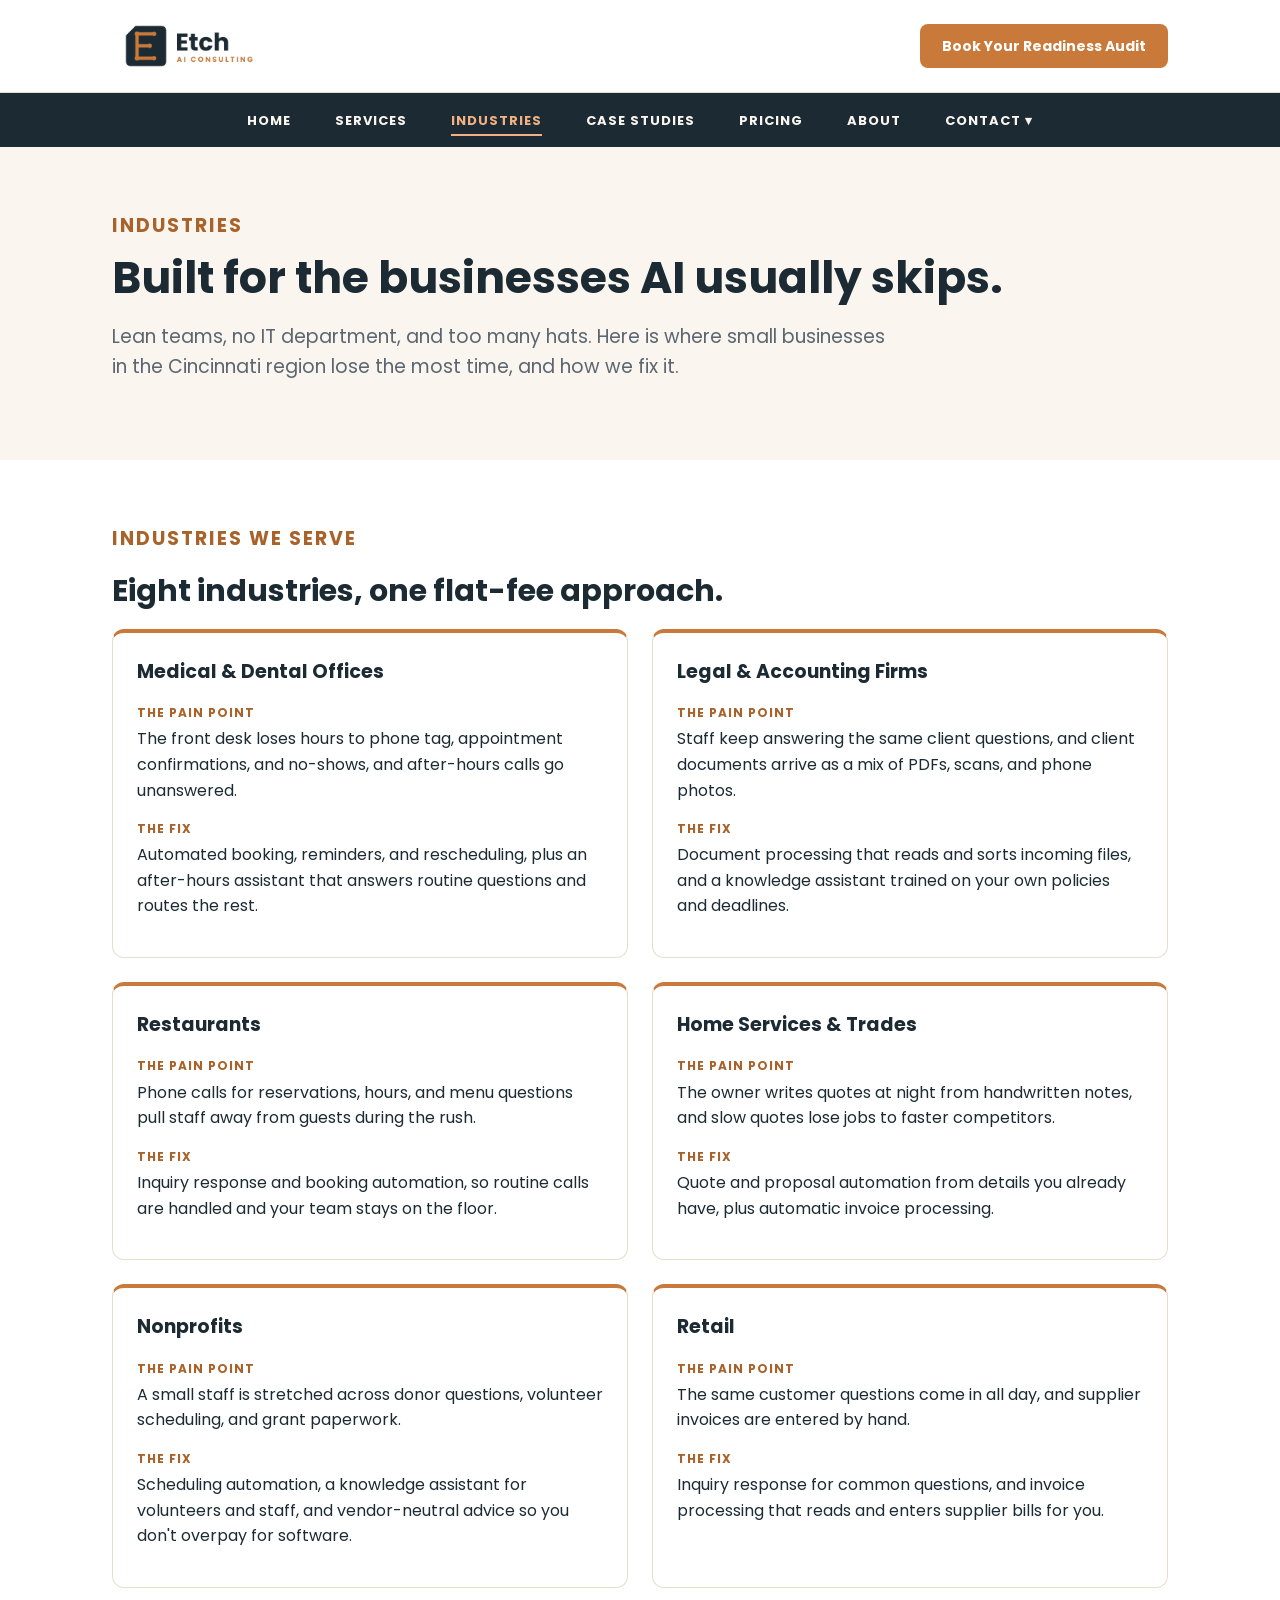
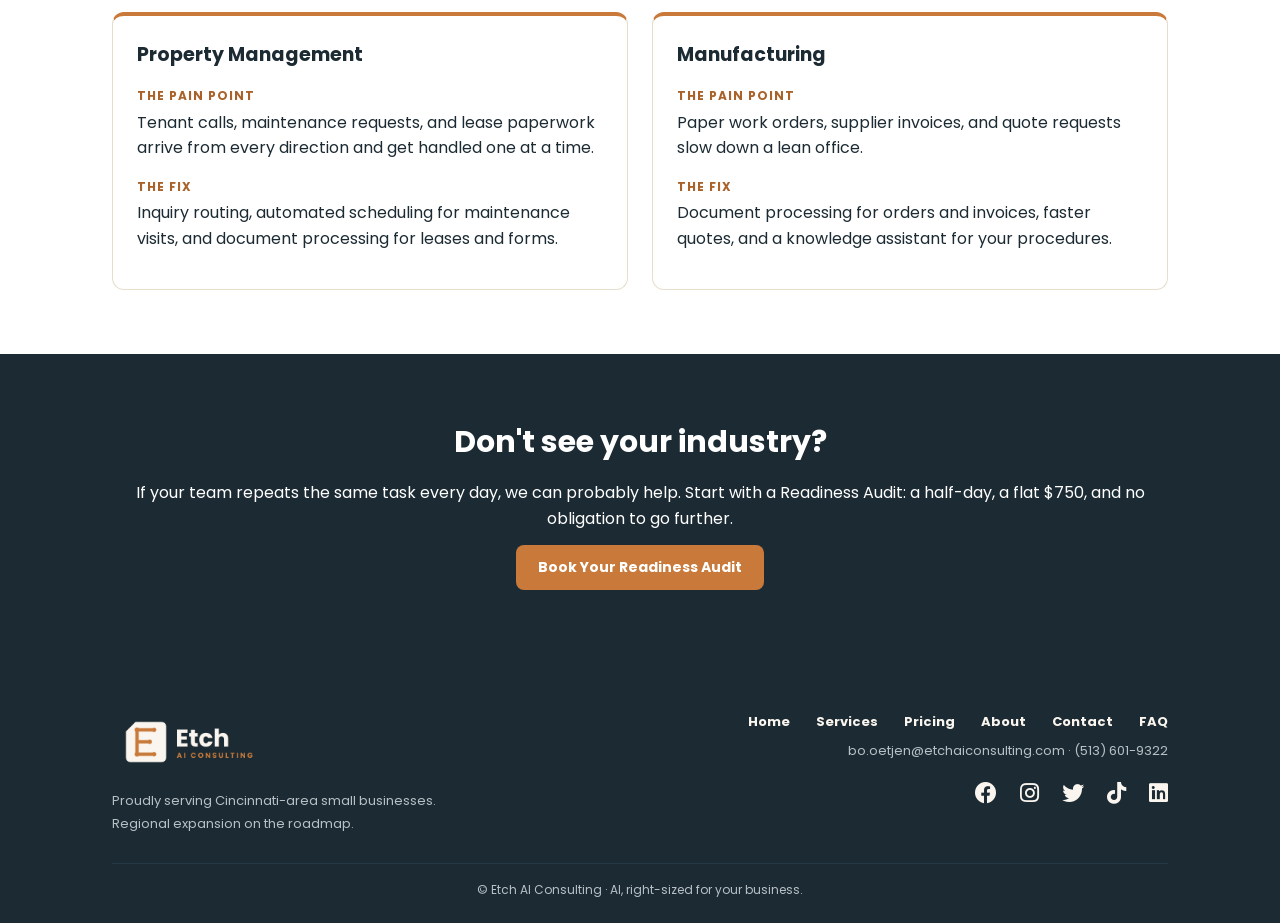
<file: industries.html>
<!DOCTYPE html>
<html lang="en">
<head>
  <meta charset="UTF-8">
  <meta name="viewport" content="width=device-width, initial-scale=1.0">
  <title>Industries | Etch AI Consulting</title>
  <link rel="stylesheet" href="css/reset.css">
  <link href="https://fonts.googleapis.com/css2?family=Poppins:ital,wght@0,400;0,500;0,600;0,700;1,400&display=swap" rel="stylesheet">
  <link rel="stylesheet" href="css/styles.css">
  <link rel="stylesheet" href="https://use.fontawesome.com/releases/v5.15.4/css/all.css" integrity="sha384-DyZ88mC6Up2uqS4h/KRgHuoeGwBcD4Ng9SiP4dIRy0EXTlnuz47vAwmeGwVChigm" crossorigin="anonymous">
  <link rel="icon" href="images/icons/favicon-onink.png">
</head>
<body>

  <header>
    <div class="wrapper">
      <a href="index.html"><img src="images/logos/logo.png" alt="Etch AI Consulting"></a>
      <a class="button" href="contact.html">Book Your Readiness Audit</a>
    </div>
  </header>

  <nav>
    <ul>
      <li><a href="index.html">Home</a></li>
      <li><a href="services.html">Services</a></li>
      <li><a href="industries.html" class="current">Industries</a></li>
      <li><a href="casestudies.html">Case Studies</a></li>
      <li><a href="pricing.html">Pricing</a></li>
      <li><a href="about.html">About</a></li>
      <li class="dropdown">
        <a href="contact.html">Contact &#9662;</a>
        <ul class="submenu">
          <li><a href="contact.html">Contact Us</a></li>
          <li><a href="faq.html">FAQ</a></li>
        </ul>
      </li>
    </ul>
  </nav>

  <main>
  <div class="band">
    <div class="wrapper">
      <div class="eyebrow">Industries</div>
      <h1>Built for the businesses AI usually skips.</h1>
      <p class="lede narrow">
        Lean teams, no IT department, and too many hats. Here is where small businesses in the Cincinnati region lose the most time, and how we fix it.
      </p>
    </div>
  </div>

  <div class="band band-white">
    <div class="wrapper">
      <div class="eyebrow">Industries We Serve</div>
      <h2>Eight industries, one flat-fee approach.</h2>
      <div class="grid-2">
        <div class="card card-top case-card">
          <h3>Medical &amp; Dental Offices</h3>
          <div class="case-label">The pain point</div>
          <p>
            The front desk loses hours to phone tag, appointment confirmations, and no-shows, and after-hours calls go unanswered.
          </p>
          <div class="case-label">The fix</div>
          <p>
            Automated booking, reminders, and rescheduling, plus an after-hours assistant that answers routine questions and routes the rest.
          </p>
        </div>

        <div class="card card-top case-card">
          <h3>Legal &amp; Accounting Firms</h3>
          <div class="case-label">The pain point</div>
          <p>
            Staff keep answering the same client questions, and client documents arrive as a mix of PDFs, scans, and phone photos.
          </p>
          <div class="case-label">The fix</div>
          <p>
            Document processing that reads and sorts incoming files, and a knowledge assistant trained on your own policies and deadlines.
          </p>
        </div>

        <div class="card card-top case-card">
          <h3>Restaurants</h3>
          <div class="case-label">The pain point</div>
          <p>
            Phone calls for reservations, hours, and menu questions pull staff away from guests during the rush.
          </p>
          <div class="case-label">The fix</div>
          <p>
            Inquiry response and booking automation, so routine calls are handled and your team stays on the floor.
          </p>
        </div>

        <div class="card card-top case-card">
          <h3>Home Services &amp; Trades</h3>
          <div class="case-label">The pain point</div>
          <p>
            The owner writes quotes at night from handwritten notes, and slow quotes lose jobs to faster competitors.
          </p>
          <div class="case-label">The fix</div>
          <p>
            Quote and proposal automation from details you already have, plus automatic invoice processing.
          </p>
        </div>

        <div class="card card-top case-card">
          <h3>Nonprofits</h3>
          <div class="case-label">The pain point</div>
          <p>
            A small staff is stretched across donor questions, volunteer scheduling, and grant paperwork.
          </p>
          <div class="case-label">The fix</div>
          <p>
            Scheduling automation, a knowledge assistant for volunteers and staff, and vendor-neutral advice so you don't overpay for software.
          </p>
        </div>

        <div class="card card-top case-card">
          <h3>Retail</h3>
          <div class="case-label">The pain point</div>
          <p>
            The same customer questions come in all day, and supplier invoices are entered by hand.
          </p>
          <div class="case-label">The fix</div>
          <p>
            Inquiry response for common questions, and invoice processing that reads and enters supplier bills for you.
          </p>
        </div>

        <div class="card card-top case-card">
          <h3>Property Management</h3>
          <div class="case-label">The pain point</div>
          <p>
            Tenant calls, maintenance requests, and lease paperwork arrive from every direction and get handled one at a time.
          </p>
          <div class="case-label">The fix</div>
          <p>
            Inquiry routing, automated scheduling for maintenance visits, and document processing for leases and forms.
          </p>
        </div>

        <div class="card card-top case-card">
          <h3>Manufacturing</h3>
          <div class="case-label">The pain point</div>
          <p>
            Paper work orders, supplier invoices, and quote requests slow down a lean office.
          </p>
          <div class="case-label">The fix</div>
          <p>
            Document processing for orders and invoices, faster quotes, and a knowledge assistant for your procedures.
          </p>
        </div>

      </div>
    </div>
  </div>

  <div class="band band-dark center">
    <div class="wrapper">
      <h2>Don't see your industry?</h2>
      <p>If your team repeats the same task every day, we can probably help. Start with a Readiness Audit: a half-day, a flat $750, and no obligation to go further.</p>
      <p><a class="button" href="contact.html">Book Your Readiness Audit</a></p>
    </div>
  </div>

  </main>

  <footer>
    <div class="wrapper footer-row">
      <div class="footer-left">
        <a href="index.html"><img src="images/logos/logo-white.png" alt="Etch AI Consulting"></a>
        <p class="footer-small">Proudly serving Cincinnati-area small businesses.</p>
        <p class="footer-small">Regional expansion on the roadmap.</p>
      </div>
      <div class="footer-right">
        <a href="index.html">Home</a>
        <a href="services.html">Services</a>
        <a href="pricing.html">Pricing</a>
        <a href="about.html">About</a>
        <a href="contact.html">Contact</a>
        <a href="faq.html">FAQ</a>
        <p class="footer-small"><a href="mailto:bo.oetjen@gmail.com">bo.oetjen@etchaiconsulting.com</a> &middot; (513) 601-9322</p>

        <a class="social" href="https://www.facebook.com/bo.oetjen/" aria-label="Etch AI Consulting on Facebook">
          <i class="fab fa-facebook"></i>
        </a>

        <a class="social" href="https://www.instagram.com/etch51/" aria-label="Etch AI Consulting on Instagram">
          <i class="fab fa-instagram"></i>
        </a>

        <a class="social" href="https://x.com/etch51" aria-label="Etch AI Consulting on X">
         <i class="fab fa-twitter"></i>
        </a>

        <a class="social" href="https://www.tiktok.com/@etch_51?is_from_webapp=1&sender_device=pc" aria-label="Etch AI Consulting on TikTok">
          <i class="fab fa-tiktok"></i>
        </a>

        <a class="social" href="https://www.linkedin.com/in/bo-oetjen-25262826" aria-label="Etch AI Consulting on LinkedIn">
          <i class="fab fa-linkedin"></i>
        </a>

      </div>
      <div class="footer-bottom">
        &copy; Etch AI Consulting &middot; AI, right-sized for your business.
      </div>
    </div>
  </footer>

</body>
</html>
</file>
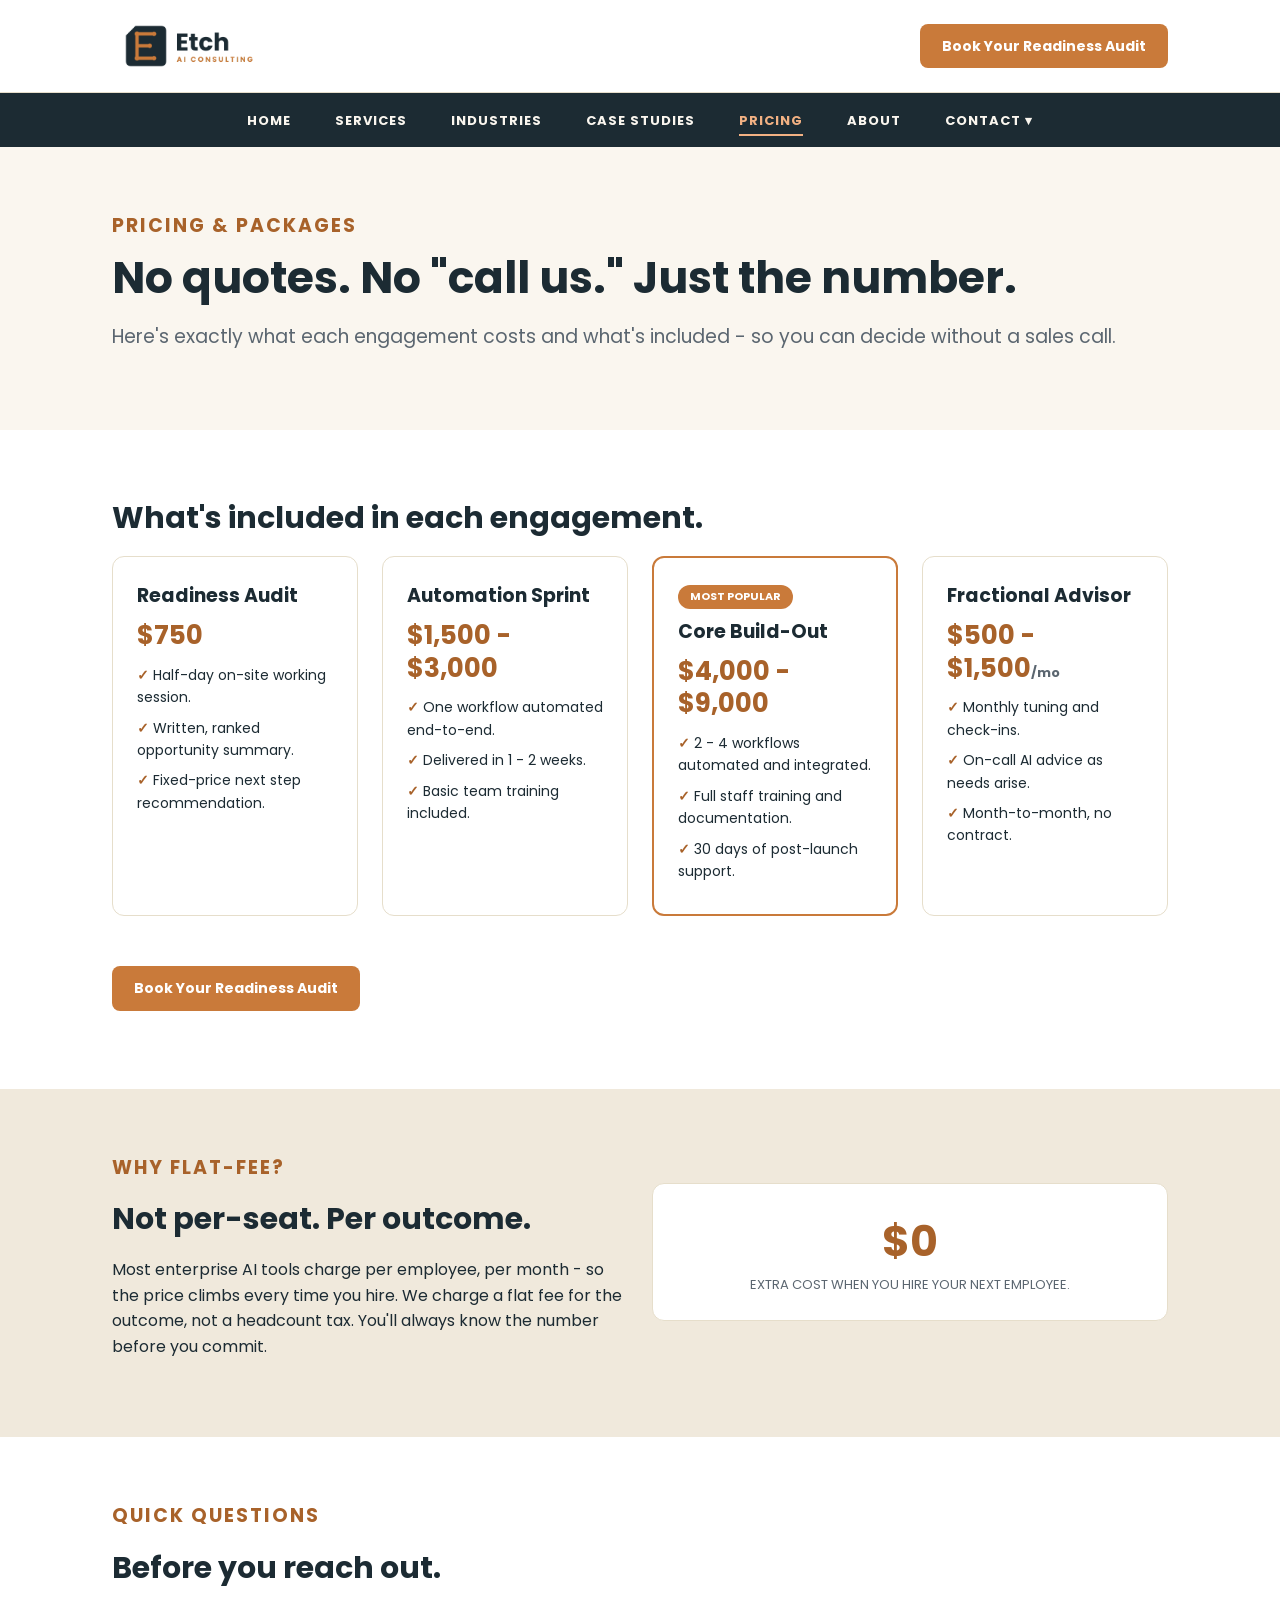
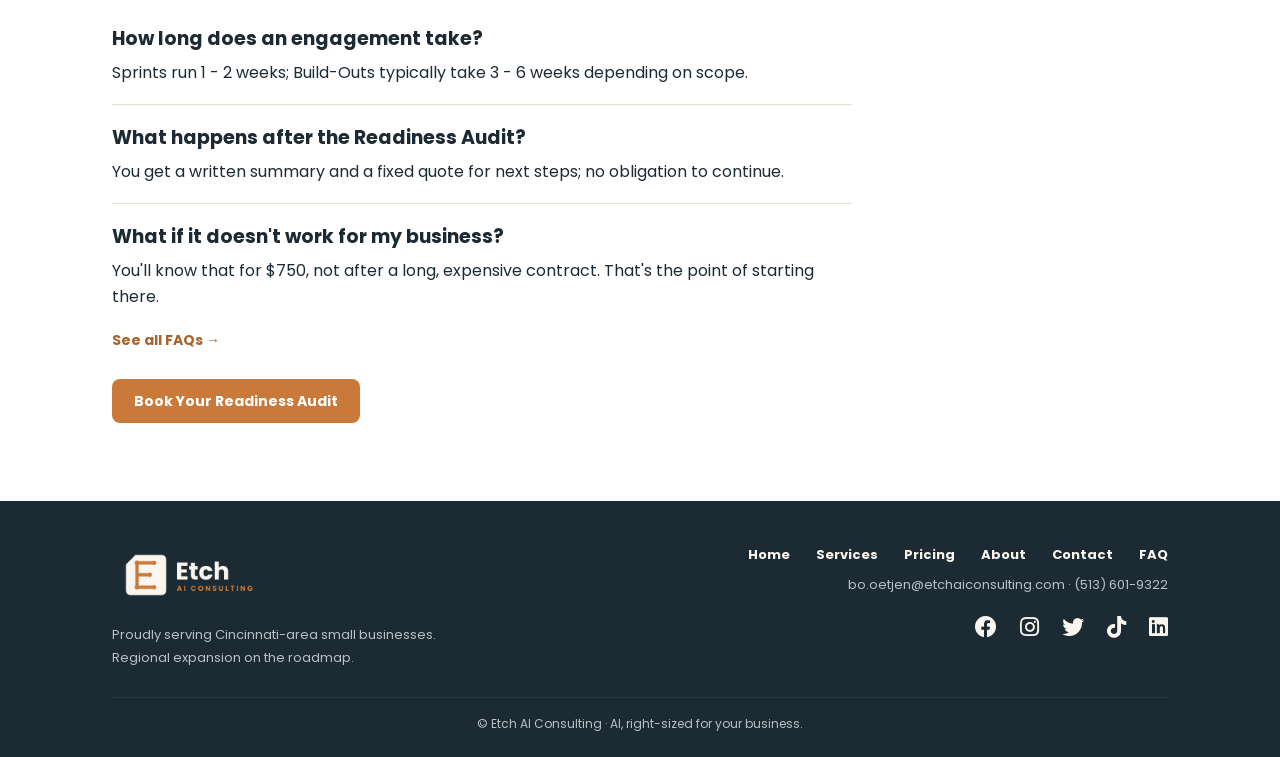
<file: pricing.html>
<!DOCTYPE html>
<html lang="en">
<head>
  <meta charset="UTF-8">
  <meta name="viewport" content="width=device-width, initial-scale=1.0">
  <title>Pricing | Etch AI Consulting</title>
  <link rel="stylesheet" href="css/reset.css">
  <link href="https://fonts.googleapis.com/css2?family=Poppins:ital,wght@0,400;0,500;0,600;0,700;1,400&display=swap" rel="stylesheet">
  <link rel="stylesheet" href="css/styles.css">
  <link rel="stylesheet" href="https://use.fontawesome.com/releases/v5.15.4/css/all.css" integrity="sha384-DyZ88mC6Up2uqS4h/KRgHuoeGwBcD4Ng9SiP4dIRy0EXTlnuz47vAwmeGwVChigm" crossorigin="anonymous">
  <link rel="icon" href="images/icons/favicon-onink.png">
</head>
<body>

  <header>
    <div class="wrapper">
      <a href="index.html"><img src="images/logos/logo.png" alt="Etch AI Consulting"></a>
      <a class="button" href="contact.html">Book Your Readiness Audit</a>
    </div>
  </header>

  <nav>
    <ul>
      <li><a href="index.html">Home</a></li>
      <li><a href="services.html">Services</a></li>
      <li><a href="industries.html">Industries</a></li>
      <li><a href="casestudies.html">Case Studies</a></li>
      <li><a href="pricing.html" class="current">Pricing</a></li>
      <li><a href="about.html">About</a></li>
      <li class="dropdown">
        <a href="contact.html">Contact &#9662;</a>
        <ul class="submenu">
          <li><a href="contact.html">Contact Us</a></li>
          <li><a href="faq.html">FAQ</a></li>
        </ul>
      </li>
    </ul>
  </nav>

  <main>
  <div class="band">
    <div class="wrapper">
      <div class="eyebrow">Pricing & Packages</div>
      <h1>No quotes. No "call us." Just the number.</h1>
      <p class="lede">
        Here's exactly what each engagement costs and what's included - so you can decide without a sales call.
      </p>
    </div>
  </div>

  <div class="band band-white">
    <div class="wrapper">
      <h2>What's included in each engagement.</h2>
      <div class="grid-4">
        <div class="card card-tall">
          <h3>Readiness Audit</h3>
          <div class="price">$750</div>
          <ul>
            <li>
              <span class="check">&#10003;</span>
              Half-day on-site working session.
            </li>
            <li>
              <span class="check">&#10003;</span>
              Written, ranked opportunity summary.
            </li>
            <li>
              <span class="check">&#10003;</span>
              Fixed-price next step recommendation.
            </li>
          </ul>
        </div>

        <div class="card card-tall">
          <h3>Automation Sprint</h3>
          <div class="price">$1,500 - $3,000</div>
          <ul>
            <li>
              <span class="check">&#10003;</span>
              One workflow automated end-to-end.
            </li>
            <li>
              <span class="check">&#10003;</span>
              Delivered in 1 - 2 weeks.
            </li>
            <li>
              <span class="check">&#10003;</span>
              Basic team training included.
            </li>
          </ul>
        </div>

        <div class="card card-featured card-tall">
          <span class="popular">Most Popular</span>
          <h3>Core Build-Out</h3>
          <div class="price">$4,000 - $9,000</div>
          <ul>
            <li>
              <span class="check">&#10003;</span>
              2 - 4 workflows automated and integrated.
            </li>
            <li>
              <span class="check">&#10003;</span>
              Full staff training and documentation.
            </li>
            <li>
              <span class="check">&#10003;</span>
              30 days of post-launch support.
            </li>
          </ul>
        </div>

        <div class="card card-tall">
          <h3>Fractional Advisor</h3>
          <div class="price">$500 - $1,500<span>/mo</span></div>
          <ul>
            <li>
              <span class="check">&#10003;</span>
              Monthly tuning and check-ins.
            </li>
            <li>
              <span class="check">&#10003;</span>
              On-call AI advice as needs arise.
            </li>
            <li>
              <span class="check">&#10003;</span>
              Month-to-month, no contract.
            </li>
          </ul>
        </div>
      </div>
      <p class="cta-row">
        <a class="button" href="contact.html">Book Your Readiness Audit</a>
      </p>
    </div>
  </div>

  <div class="band band-tan">
    <div class="wrapper">
      <div class="grid-2">
        <div>
          <div class="eyebrow">Why Flat-Fee?</div>
          <h2>Not per-seat. Per outcome.</h2>
          <p>
            Most enterprise AI tools charge per employee, per month - so the price climbs every time you hire.  We charge a flat fee for the outcome, not a headcount tax.  You'll always know the number before you commit.
          </p>
        </div>
        <div>
          <div class="card card-stat center">
            <div class="stat-number">$0</div>
            <div class="stat-label">EXTRA COST WHEN YOU HIRE YOUR NEXT EMPLOYEE.</div>
          </div>
        </div>
      </div>
    </div>
  </div>

  <div class="band band-white">
    <div class="wrapper">
      <div class="eyebrow">Quick Questions</div>
      <h2>Before you reach out.</h2>
      <div class="faq">
        <div class="faq-item">
          <h3>How long does an engagement take?</h3>
          <p>
            Sprints run 1 - 2 weeks; Build-Outs typically take 3 - 6 weeks depending on scope.
          </p>
        </div>
        <div class="faq-item">
          <h3>What happens after the Readiness Audit?</h3>
          <p>
            You get a written summary and a fixed quote for next steps; no obligation to continue.
          </p>
        </div>
        <div class="faq-item">
          <h3>What if it doesn't work for my business?</h3>
          <p>
            You'll know that for $750, not after a long, expensive contract. That's the point of starting there.
          </p>
        </div>
      </div>
      <p><a class="link" href="faq.html">See all FAQs &rarr;</a></p>
      <p class="cta-row">
        <a class="button" href="contact.html">Book Your Readiness Audit</a>
      </p>
    </div>
  </div>
  </main>

  <footer>
    <div class="wrapper footer-row">
      <div class="footer-left">
        <a href="index.html"><img src="images/logos/logo-white.png" alt="Etch AI Consulting"></a>
        <p class="footer-small">Proudly serving Cincinnati-area small businesses.</p>
        <p class="footer-small">Regional expansion on the roadmap.</p>
      </div>
      <div class="footer-right">
        <a href="index.html">Home</a>
        <a href="services.html">Services</a>
        <a href="pricing.html">Pricing</a>
        <a href="about.html">About</a>
        <a href="contact.html">Contact</a>
        <a href="faq.html">FAQ</a>
        <p class="footer-small"><a href="mailto:bo.oetjen@gmail.com">bo.oetjen@etchaiconsulting.com</a> &middot; (513) 601-9322</p>

        <a class="social" href="https://www.facebook.com/bo.oetjen/" aria-label="Etch AI Consulting on Facebook">
          <i class="fab fa-facebook"></i>
        </a>

        <a class="social" href="https://www.instagram.com/etch51/" aria-label="Etch AI Consulting on Instagram">
          <i class="fab fa-instagram"></i>
        </a>

        <a class="social" href="https://x.com/etch51" aria-label="Etch AI Consulting on X">
         <i class="fab fa-twitter"></i>
        </a>

        <a class="social" href="https://www.tiktok.com/@etch_51?is_from_webapp=1&sender_device=pc" aria-label="Etch AI Consulting on TikTok">
          <i class="fab fa-tiktok"></i>
        </a>

        <a class="social" href="https://www.linkedin.com/in/bo-oetjen-25262826" aria-label="Etch AI Consulting on LinkedIn">
          <i class="fab fa-linkedin"></i>
        </a>

      </div>
      <div class="footer-bottom">
        &copy; Etch AI Consulting &middot; AI, right-sized for your business.
      </div>
    </div>
  </footer>

</body>
</html>
</file>
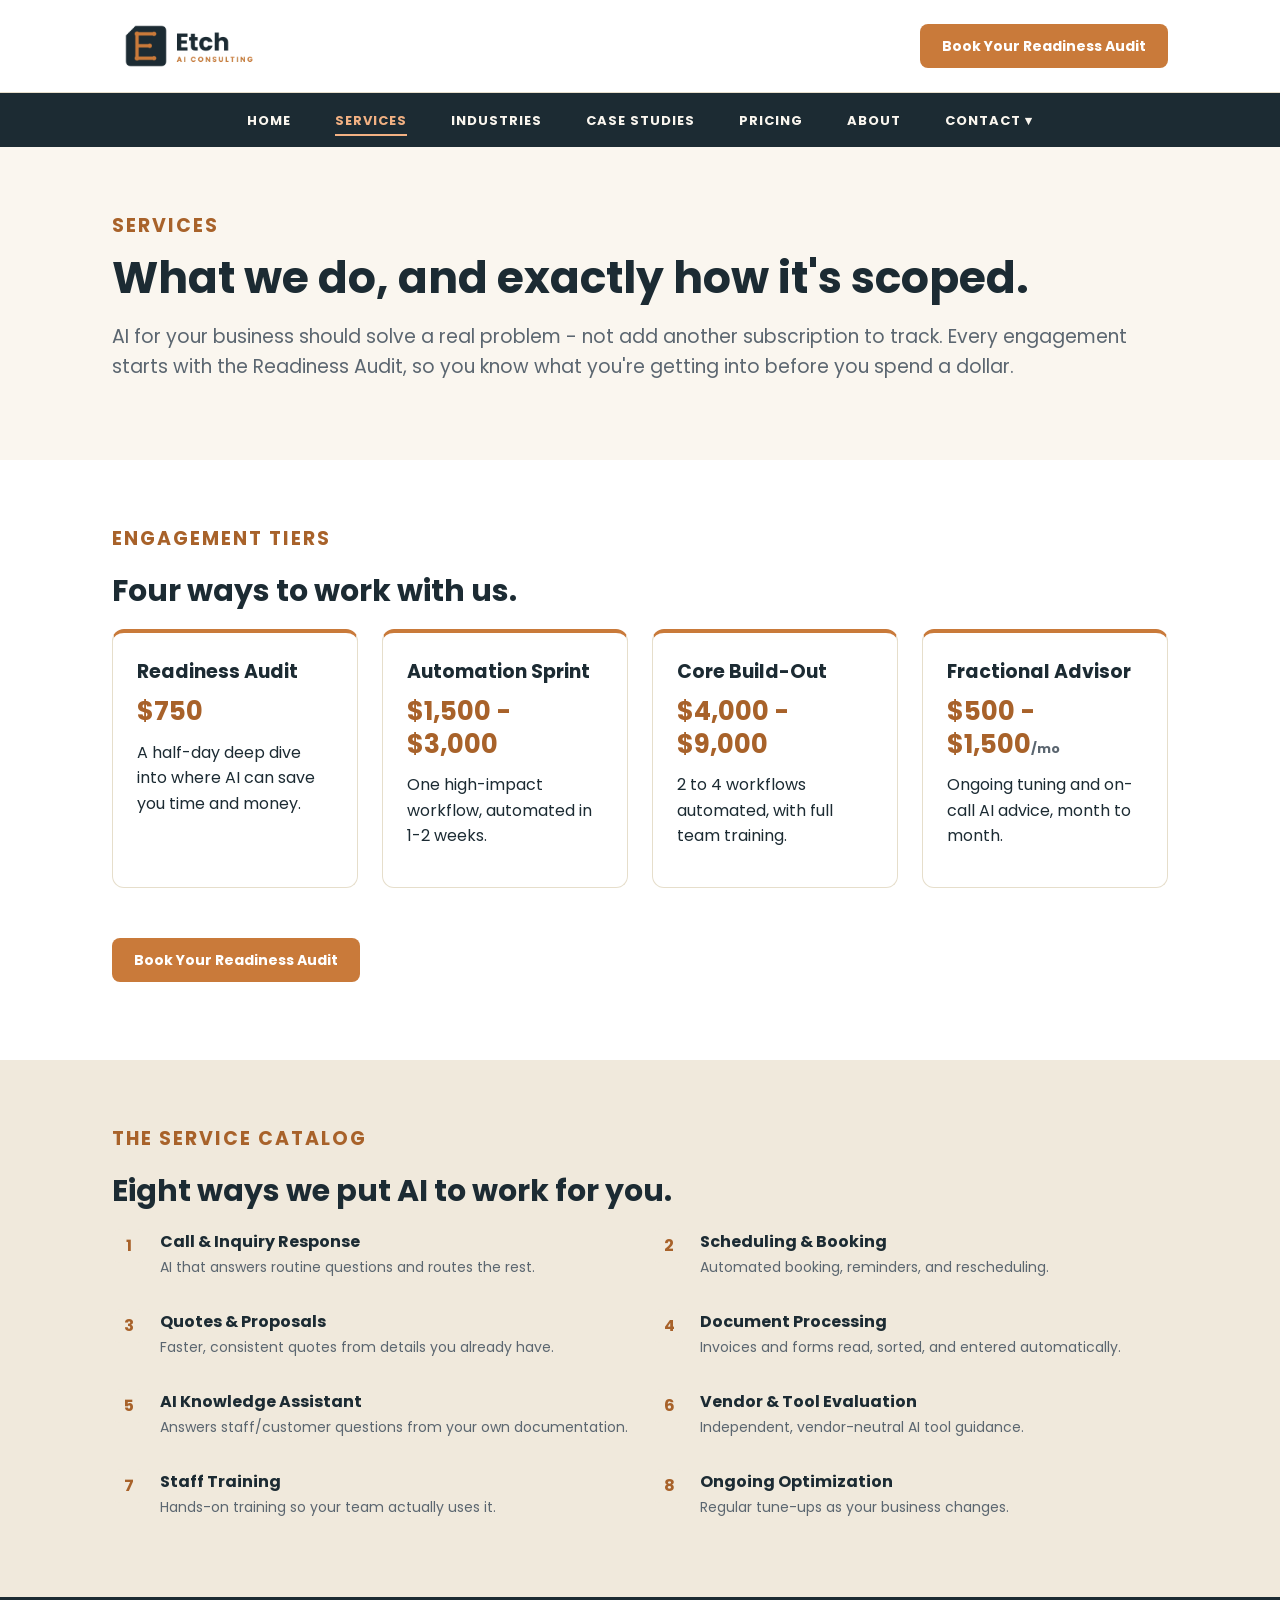
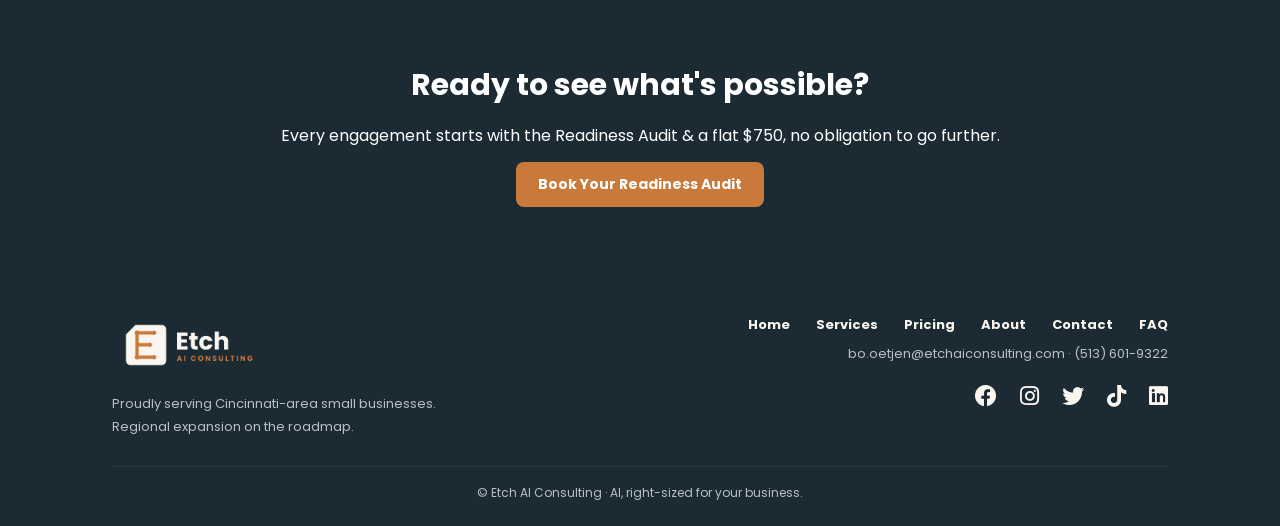
<file: services.html>
<!DOCTYPE html>
<html lang="en">
<head>
  <meta charset="UTF-8">
  <meta name="viewport" content="width=device-width, initial-scale=1.0">
  <title>Services | Etch AI Consulting</title>
  <link rel="stylesheet" href="css/reset.css">
  <link href="https://fonts.googleapis.com/css2?family=Poppins:ital,wght@0,400;0,500;0,600;0,700;1,400&display=swap" rel="stylesheet">
  <link rel="stylesheet" href="css/styles.css">
  <link rel="stylesheet" href="https://use.fontawesome.com/releases/v5.15.4/css/all.css" integrity="sha384-DyZ88mC6Up2uqS4h/KRgHuoeGwBcD4Ng9SiP4dIRy0EXTlnuz47vAwmeGwVChigm" crossorigin="anonymous">
  <link rel="icon" href="images/icons/favicon-onink.png">
</head>
<body>

  <header>
    <div class="wrapper">
      <a href="index.html"><img src="images/logos/logo.png" alt="Etch AI Consulting"></a>
      <a class="button" href="contact.html">Book Your Readiness Audit</a>
    </div>
  </header>

  <nav>
    <ul>
      <li><a href="index.html">Home</a></li>
      <li><a href="services.html" class="current">Services</a></li>
      <li><a href="industries.html">Industries</a></li>
      <li><a href="casestudies.html">Case Studies</a></li>
      <li><a href="pricing.html">Pricing</a></li>
      <li><a href="about.html">About</a></li>
      <li class="dropdown">
        <a href="contact.html">Contact &#9662;</a>
        <ul class="submenu">
          <li><a href="contact.html">Contact Us</a></li>
          <li><a href="faq.html">FAQ</a></li>
        </ul>
      </li>
    </ul>
  </nav>

  <main>
  <div class="band">
    <div class="wrapper">
      <div class="eyebrow">Services</div>
      <h1>What we do, and exactly how it's scoped.</h1>
        <p class="lede">
        AI for your business should solve a real problem - not add another subscription to track.  Every engagement starts with the Readiness Audit, so you know what you're getting into before you spend a dollar.
        </p>
    </div>
  </div>

  <div class="band band-white">
    <div class="wrapper">
      <div class="eyebrow">Engagement Tiers</div>
        <h2>Four ways to work with us.</h2>
      <div class="grid-4">
            <div class="card card-top">
              <h3>Readiness Audit</h3>
              <div class="price">$750</div>
              <p>A half-day deep dive into where AI can save you time and money.</p>
            </div>
          <div class="card card-top">
            <h3>Automation Sprint</h3>
            <div class="price">$1,500 - $3,000</div>
            <p>One high-impact workflow, automated in 1-2 weeks.</p>
          </div>
          <div class="card card-top">
            <h3>Core Build-Out</h3>
            <div class="price">$4,000 - $9,000</div>
            <p>2 to 4 workflows automated, with full team training.</p>
          </div>
          <div class="card card-top">
            <h3>Fractional Advisor</h3>
            <div class="price">$500 - $1,500<span>/mo</span></div>
            <p>Ongoing tuning and on-call AI advice, month to month.</p>
          </div>
      </div>
      <p class="cta-row">
        <a class="button" href="contact.html">Book Your Readiness Audit</a>
      </p>
    </div>
  </div>

  <div class="band band-tan">
    <div class="wrapper">
      <div class="eyebrow">The Service Catalog</div>
      <h2>Eight ways we put AI to work for you.</h2>
        <div class="grid-2 service-grid">
        <div class="service">
          <div class="service-number">1</div>
            <div class="service-text">
              <h3>Call & Inquiry Response</h3>
              <p>AI that answers routine questions and routes the rest.</p>
            </div>
        </div>
        <div class="service">
          <div class="service-number">2</div>
            <div class="service-text">
              <h3>Scheduling & Booking</h3>
              <p>Automated booking, reminders, and rescheduling.</p>
            </div>
        </div>
        <div class="service">
          <div class="service-number">3</div>
            <div class="service-text">
              <h3>Quotes & Proposals</h3>
              <p>Faster, consistent quotes from details you already have.</p>
            </div>
        </div>
        <div class="service">
          <div class="service-number">4</div>
            <div class="service-text">
              <h3>Document Processing</h3>
              <p>Invoices and forms read, sorted, and entered automatically.</p>
            </div>
        </div>
        <div class="service">
          <div class="service-number">5</div>
            <div class="service-text">
              <h3>AI Knowledge Assistant</h3>
              <p>Answers staff/customer questions from your own documentation.</p>
            </div>
        </div>
        <div class="service">
          <div class="service-number">6</div>
            <div class="service-text">
              <h3>Vendor & Tool Evaluation</h3>
              <p>Independent, vendor-neutral AI tool guidance.</p>
            </div>
        </div>
        <div class="service">
          <div class="service-number">7</div>
            <div class="service-text">
              <h3>Staff Training</h3>
              <p>Hands-on training so your team actually uses it.</p>
            </div>
        </div>
        <div class="service">
          <div class="service-number">8</div>
            <div class="service-text">
              <h3>Ongoing Optimization</h3>
              <p>Regular tune-ups as your business changes.</p>
            </div>
        </div>
        </div>
    </div>
  </div>

  <div class="band band-dark center">
    <div class="wrapper">
      <h2>Ready to see what's possible?</h2>
      <p>Every engagement starts with the Readiness Audit & a flat $750, no obligation to go further.</p>
      <a class="button" href="contact.html">Book Your Readiness Audit</a>
    </div>
  </div>

  </main>

  <footer>
    <div class="wrapper footer-row">
      <div class="footer-left">
        <a href="index.html"><img src="images/logos/logo-white.png" alt="Etch AI Consulting"></a>
        <p class="footer-small">Proudly serving Cincinnati-area small businesses.</p>
        <p class="footer-small">Regional expansion on the roadmap.</p>
      </div>
      <div class="footer-right">
        <a href="index.html">Home</a>
        <a href="services.html">Services</a>
        <a href="pricing.html">Pricing</a>
        <a href="about.html">About</a>
        <a href="contact.html">Contact</a>
        <a href="faq.html">FAQ</a>
        <p class="footer-small"><a href="mailto:bo.oetjen@gmail.com">bo.oetjen@etchaiconsulting.com</a> &middot; (513) 601-9322</p>

        <a class="social" href="https://www.facebook.com/bo.oetjen/" aria-label="Etch AI Consulting on Facebook">
          <i class="fab fa-facebook"></i>
        </a>

        <a class="social" href="https://www.instagram.com/etch51/" aria-label="Etch AI Consulting on Instagram">
          <i class="fab fa-instagram"></i>
        </a>

        <a class="social" href="https://x.com/etch51" aria-label="Etch AI Consulting on X">
         <i class="fab fa-twitter"></i>
        </a>

        <a class="social" href="https://www.tiktok.com/@etch_51?is_from_webapp=1&sender_device=pc" aria-label="Etch AI Consulting on TikTok">
          <i class="fab fa-tiktok"></i>
        </a>

        <a class="social" href="https://www.linkedin.com/in/bo-oetjen-25262826" aria-label="Etch AI Consulting on LinkedIn">
          <i class="fab fa-linkedin"></i>
        </a>

      </div>
      <div class="footer-bottom">
        &copy; Etch AI Consulting &middot; AI, right-sized for your business.
      </div>
    </div>
  </footer>

</body>
</html>
</file>
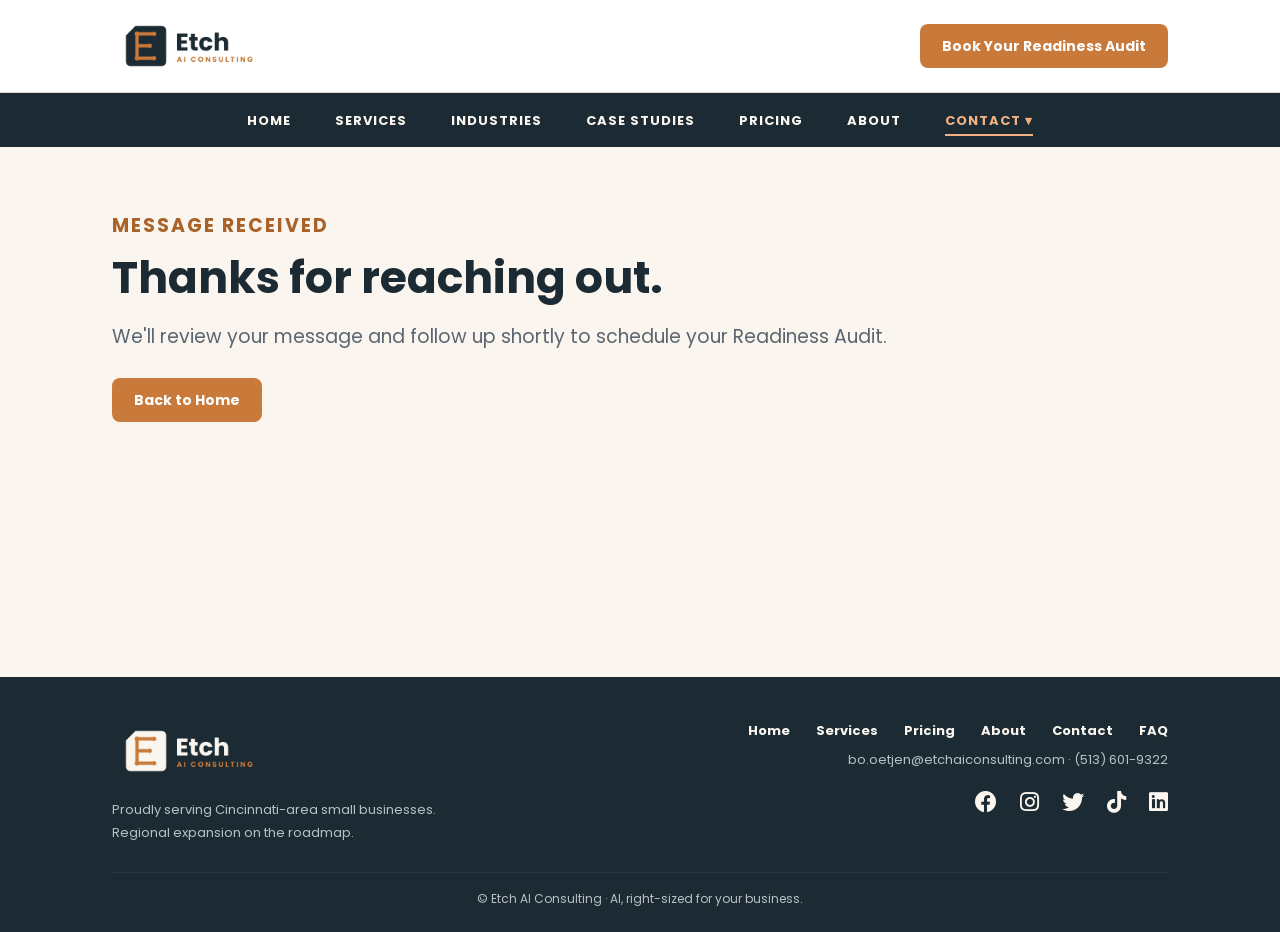
<file: thanks.html>
<!DOCTYPE html>
<html lang="en">
<head>
  <meta charset="UTF-8">
  <meta name="viewport" content="width=device-width, initial-scale=1.0">
  <title>Thank You | Etch AI Consulting</title>
  <link rel="stylesheet" href="css/reset.css">
  <link href="https://fonts.googleapis.com/css2?family=Poppins:ital,wght@0,400;0,500;0,600;0,700;1,400&display=swap" rel="stylesheet">
  <link rel="stylesheet" href="css/styles.css">
  <link rel="stylesheet" href="https://use.fontawesome.com/releases/v5.15.4/css/all.css" integrity="sha384-DyZ88mC6Up2uqS4h/KRgHuoeGwBcD4Ng9SiP4dIRy0EXTlnuz47vAwmeGwVChigm" crossorigin="anonymous">
  <link rel="icon" href="images/icons/favicon-onink.png">
</head>
<body>

  <header>
    <div class="wrapper">
      <a href="index.html"><img src="images/logos/logo.png" alt="Etch AI Consulting"></a>
      <a class="button" href="contact.html">Book Your Readiness Audit</a>
    </div>
  </header>

  <nav>
    <ul>
      <li><a href="index.html">Home</a></li>
      <li><a href="services.html">Services</a></li>
      <li><a href="industries.html">Industries</a></li>
      <li><a href="casestudies.html">Case Studies</a></li>
      <li><a href="pricing.html">Pricing</a></li>
      <li><a href="about.html">About</a></li>
      <li class="dropdown">
        <a href="contact.html" class="current">Contact &#9662;</a>
        <ul class="submenu">
          <li><a href="contact.html">Contact Us</a></li>
          <li><a href="faq.html">FAQ</a></li>
        </ul>
      </li>
    </ul>
  </nav>

  <main>
  <div class="band thanks-band">
    <div class="wrapper">
      <div class="eyebrow">Message Received</div>
      <h1>Thanks for reaching out.</h1>
      <p class="lede narrow">
        We'll review your message and follow up shortly to schedule your Readiness Audit.
      </p>
      <p class="cta-row">
        <a class="button" href="index.html">Back to Home</a>
      </p>
    </div>
  </div>

  </main>

  <footer>
    <div class="wrapper footer-row">
      <div class="footer-left">
        <a href="index.html"><img src="images/logos/logo-white.png" alt="Etch AI Consulting"></a>
        <p class="footer-small">Proudly serving Cincinnati-area small businesses.</p>
        <p class="footer-small">Regional expansion on the roadmap.</p>
      </div>
      <div class="footer-right">
        <a href="index.html">Home</a>
        <a href="services.html">Services</a>
        <a href="pricing.html">Pricing</a>
        <a href="about.html">About</a>
        <a href="contact.html">Contact</a>
        <a href="faq.html">FAQ</a>
        <p class="footer-small"><a href="mailto:bo.oetjen@gmail.com">bo.oetjen@etchaiconsulting.com</a> &middot; (513) 601-9322</p>

        <a class="social" href="https://www.facebook.com/bo.oetjen/" aria-label="Etch AI Consulting on Facebook">
          <i class="fab fa-facebook"></i>
        </a>

        <a class="social" href="https://www.instagram.com/etch51/" aria-label="Etch AI Consulting on Instagram">
          <i class="fab fa-instagram"></i>
        </a>

        <a class="social" href="https://x.com/etch51" aria-label="Etch AI Consulting on X">
         <i class="fab fa-twitter"></i>
        </a>

        <a class="social" href="https://www.tiktok.com/@etch_51?is_from_webapp=1&sender_device=pc" aria-label="Etch AI Consulting on TikTok">
          <i class="fab fa-tiktok"></i>
        </a>

        <a class="social" href="https://www.linkedin.com/in/bo-oetjen-25262826" aria-label="Etch AI Consulting on LinkedIn">
          <i class="fab fa-linkedin"></i>
        </a>

      </div>
      <div class="footer-bottom">
        &copy; Etch AI Consulting &middot; AI, right-sized for your business.
      </div>
    </div>
  </footer>

</body>
</html>
</file>
<file: css/styles.css>
/* --------------- Brand Styling -------------------
COLORS:
dark navy #1C2B33     copper  #C97A3A      dark copper #A8622A     light copper  #F2B183
cream     #FAF6EF     tan     #F0E9DC      gray        #5B6670     light gray    #B7C0C6
border    #E6DECB

---------------------------------------------------- */

/* --------------- BASICS ----------------------- */
body {
  margin: 0;
  font-family: 'Poppins', Arial, sans-serif;
  font-size: 16px;
  line-height: 1.6;
  color: #1C2B33;
  background-color: #FAF6EF;
}

a {
  color: #1C2B33; text-decoration: none;
}

img {
  border: 0;
}

h1 {
  font-size: 44px;
  line-height: 1.15;
  margin: 0 0 18px 0;
}

h2 {
  font-size: 30px;
  margin: 0 0 14px 0;
}

h3 {
  font-size: 19px; margin: 0 0 8px 0;
}

.contact-info h2 {
  font-size: 19px;
  margin: 0 0 8px 0;
}

.contact-info a {
  color: #A8622A;
}

.contact-info a:hover {
  text-decoration: underline;
}

.thanks-band {
  box-sizing: border-box;
  min-height: calc(100vh - 370px);
}

p {
  margin: 0 0 14px 0;
}
/*================== BASICS END ==================== */

/* ---------------- LAYOUT HELPERS ----------------- */
.wrapper {
  width: 1056px;
  margin: 0 auto;
}
/* ============ LAYOUT HELPERS END ================ */


/* --------------- HEADER AND NAV ----------------- */
header {
  background-color: #FFFFFF;
  border-bottom: 1px solid #E6DECB;
  padding: 12px 0;
}

header .wrapper {
  display: flex;
  justify-content: space-between;
  align-items: center;
}

header img {
  display: block;
  height: 68px;
}

.button:hover {
  background: #A8622A;
  color: #FFFFFF;
}

a:hover {
  color: #A8622A;
}

nav a:hover {
  color: #f2b183;
}

nav {
  background-color: #1C2B33;
  padding: 14px 0;
  text-align: center;
}

nav ul {
  margin: 0;
  padding: 0;
  list-style-type: none;
}

nav li {
  display: inline-block;
  margin: 0 20px;
}

nav a {
  color: #FAF6EF;
  font-size: 13px;
  font-weight: bold;
  text-transform: uppercase;
  letter-spacing: 1px;
}

nav a.current {
  color: #f2b183;
  border-bottom: 2px solid #f2b183;
  padding-bottom: 4px;
}
/* Dropdown menu */
nav .dropdown {
  position: relative;
}

nav .submenu {
  display: none;
  position: absolute;
  top: 100%;
  left: 50%;
  margin-left: -80px;
  width: 160px;
  padding: 8px 0;
  background-color: #1C2B33;
  border-top: 2px solid #f2b183;
  text-align: left;
  z-index: 10;
}

nav .dropdown:hover .submenu {
  display: block;
}

nav .submenu li {
  display: block;
  margin: 0;
}

nav .submenu a {
  display: block;
  padding: 10px 16px;
}

/* ============ HEADER & NAV END ================ */

/* --------------- BUTTONS ----------------- */
.button {
  display: inline-block;
  background-color: #C97A3A;
  color: #FFFFFF;
  font-size: 14px;
  font-weight: bold;
  padding: 11px 22px;
  border-radius: 8px;

}
/* ============ BUTTONS END ================ */

/* --------------- SECTIONS/BANDS ----------------- */
.band {
  padding: 64px 0;
}

.band-white {
  background-color: #FFFFFF;
}

.band-tan {
  background-color: #F0E9DC;
}

.band-dark {
  background-color: #1C2B33;
}

.band-dark h2, .band-dark p {
  color: #FFFFFF;
}

.center {
  text-align: center;
}

.eyebrow {
  font-size: 19px;
  font-weight: bold;
  letter-spacing: 2px;
  text-transform: uppercase;
  color: #A8622A;
  margin-bottom: 12px;
}

.lede {
  font-size: 19px;
  color: #5B6670;
}

/* ============ SECTIONS/BANDS END ================ */

/* --------------- HERO  ----------------- */
.hero-row {
  display: flex;
  justify-content: space-between;
}

.hero-text {
  width: 600px;
}

.hero-art {
  width: 340px;
  text-align: right;
}

.hero-art img {
  width: 260px;
}

.hero-text .button {
  margin-right: 20px;
}

.cta-row {
  margin-top: 26px;
}

.link {
  color: #A8622A;
  font-weight: bold;
  font-size: 14px;
}

.link:hover {
  text-decoration: underline;
}

/* ============ HERO END ================ */


/* --------------- STAT BAND  ----------------- */
.stat-row {
  display: flex;
}

.stat {
  width: 240px;
  margin-right: 50px;
}

.stat-number {
  font-size: 42px;
  font-weight: bold;
  color: #f2b183;
}

.stat-label {
  font-size: 13px;
  color: #b7C0C6;
}

.stat-text {
  width: 760px;
}

/* ============ STAT BAND END ================ */

/* -------------- COLUMN OF CARDS ---------------- */
.grid-2 {
  display: grid;
  grid-template-columns: repeat(2, 1fr);
  gap: 24px;
}

.grid-3 {
  display: grid;
  grid-template-columns: repeat(3, 1fr);
  gap: 24px;
}

.grid-4 {
  display: grid;
  grid-template-columns: repeat(4,1fr);
  gap: 24px;
}

.card {
  background-color: #FFFFFF;
  border: 1px solid #E6DECB;
  border-radius: 12px;
  padding: 24px;
  margin-bottom: 24px;
  min-height: 190px;
}

.card-top {
  border-top: 4px solid #C97A3A;
}

.card-featured {
  border:2px solid #C97A3A;
}

.card-small {
  min-height: 100px;
}

.card-tall {
  min-height: 300px;
}

.card-stat {
  min-height: 0;
  margin-top: 30px;
}

.card-stat .stat-number {
  color: #A8622A;
}

.card-stat .stat-label {
  color: #5B6670;
}

.price {
  font-size: 26px;
  font-weight: bold;
  color: #A8622A;
  margin: 6px 0 12px 0;
  line-height: 1.25;
}

.price span {
  font-size: 13px;
  color: #5B6670;
}

.popular {
  display: inline-block;
  background-color: #C97A3A;
  color: #FFFFFF;
  font-size: 11px;
  font-weight: bold;
  text-transform: uppercase;
  padding: 3px 12px;
  border-radius: 12px;
  margin-bottom: 8px;
}

.card ul {
  margin: 0;
  padding: 0;
  list-style-type: none;
  font-size: 14px;
}

.card li {
  margin-bottom: 8px;
}

.check {
  color: #A8622A;
  font-weight: bold;
}



/* ============ COLUMN OF CARDS END ============== */


/* -------------- THREE STEPS ---------------- */
.step-number {
  width: 38px;
  height: 38px;
  line-height: 38px;
  border-radius: 50%;
  background-color: #C97A3A;
  color: #FFFFFF;
  font-weight: bold;
  text-align: center;
  margin-bottom: 12px;
}
/* ============ THREE STEPS END ============== */

/* -------------- PRICE STRIP ---------------- */
.tier {
  background-color: #FFFFFF;
  border: 1px solid #E6DECB;
  border-radius: 10px;
  padding: 16px 0;
  text-align: center;
}

.tier-name {
  font-size: 11px;
  font-weight: bold;
  text-transform: uppercase;
  color: #5B6670;
}

.tier-price {
  font-size: 17px;
  font-weight: bold;
  color: #A8622A;
}
/* ============ PRICE STRIP END ============== */

/* -------------- SERVICE LIST ---------------- */
.service-grid {
  row-gap: 16px;
}

.service {
  display: flex;
}

.service-number {
  flex-shrink: 0;
  width: 34px;
  height: 34px;
  line-height: 34px;
  margin-right: 14px;
  background-color: #F0E9DC;
  color: #A8622A;
  font-weight: bold;
  text-align: center;
  border-radius: 8px;
}

.service-text {
  flex: 1;
}

.service h3 {
  font-size: 16px;
  margin-bottom: 2px;
}

.service p {
  font-size: 14px; 
  color: #5B6670;
}

/* ============ SERVICE END ============== */

/* -------------- FAQ ---------------- */
.faq {
  max-width: 740px;
}

.faq-item {
  padding: 18px 0;
  border-bottom: 1px solid #E6DECB;
}

.faq-item:last-child {
  border-bottom: 0;
}

.faq-item h3 {
  margin-bottom: 6px;
}

.faq-item p {
  margin-bottom: 0;
}

.faq-row {
  display: flex;
  justify-content: space-between;
}

.faq-row .faq {
  width: 740px;
}

.faq-art {
  align-self: flex-start;
  position: sticky;
  top: 24px;
}

.faq-art img {
  width: 260px;
}

details.faq-item summary {
  display: flex;
  justify-content: space-between;
  align-items: center;
  cursor: pointer;
  list-style: none;
}

details.faq-item summary::-webkit-details-marker {
  display: none;
}

details.faq-item summary h3 {
  margin: 0;
}

details.faq-item summary::after {
  content: "+";
  font-size: 26px;
  font-weight: bold;
  color: #A8622A;
  margin-left: 16px;
}

details.faq-item[open] summary::after {
  content: "\2212";
}

details.faq-item summary:hover h3 {
  color: #A8622A;
}

details.faq-item p {
  margin-top: 10px;
}




/* ============ FAQ END ============== */



/* -------------- CONTACT FORM ---------------- */
.form-box {
  background-color: #FFFFFF;
  border: 1px solid #E6DECB;
  border-radius: 12px;
  padding: 30px;
}

label {
  display: block;
  font-size: 12px;
  font-weight: bold;
  text-transform: uppercase;
  letter-spacing: 0.6px;
  color: #5B6670;
  margin-bottom: 6px;
}

input, textarea {
  display: block;
  width: 100%;
  box-sizing: border-box;
  margin-bottom: 18px;
  padding: 12px 14px;
  border: 1.5px solid #E6DECB;
  border-radius: 8px;
  background-color: #FAF6EF;
  font-family: 'Poppins', Arial, sans-serif;
  font-size: 14px;
}

textarea {
  height: 120px;
}

input:focus,
textarea:focus {
  outline: none;
  border-color: #C97A3A;
}

.contact-btn {
  width: auto; 
  background-color: #C97A3A; 
  color: #FFFFFF; 
  font-weight: bold; 
  border: 0; 
  padding: 12px 28px; 
  cursor: pointer;
}

/* ============ CONTACT FORM END ============== */




/* -------------- CASE STUDIES ---------------- */
.case-card {
  min-height: 0;
  margin-bottom: 0;
}

.tag {
  display: inline-block;
  background-color: #F0E9DC;
  color: #A8622A;
  font-size: 11px;
  font-weight: bold;
  text-transform: uppercase;
  letter-spacing: 1px;
  padding: 3px 12px;
  border-radius: 12px;
  margin-bottom: 12px;
}

.case-meta {
  font-size: 13px;
  color: #5B6670;
}

.case-label {
  font-size: 12px;
  font-weight: bold;
  letter-spacing: 1px;
  text-transform: uppercase;
  color: #A8622A;
  margin: 16px 0 4px 0;
}

.case-result {
  font-weight: bold;
}

.quote {
  width: 780px;
  font-size: 22px;
  font-style: italic;
  line-height: 1.5;
  margin: 0 0 12px 0;
}

.quote-source {
  font-size: 14px;
  color: #5B6670;
}
/* ============ CASE STUDIES END ============== */

/* -------------- ABOUT ---------------- */
.photo-circle {
  width: 250px;
  height: 250px;
  border-radius: 50%;
  overflow: hidden;
  border: 3px solid #C97A3A;
  margin: 0;
}

.about-hero {
  justify-content: flex-start;
  align-items: center;
  gap: 56px;
}

.about-hero .hero-art {
  width: auto;
}

.about-hero .hero-text {
  width: 560px;
}

.photo-circle img {
  width: 100%;
  height: 100%;
  object-fit: cover;
}

.narrow {
  width: 780px;
}



/* ============ ABOUT END ============== */


/* -------------- FOOTER ---------------- */
footer {
  background-color: #1C2B33;
  padding: 40px 0 24px 0;
}

footer a:hover {
  color: #f2b183;
}

footer img {
  height: 68px;
}

.footer-row {
  display: flex;
  flex-wrap: wrap;
  justify-content: space-between;
}

.footer-left {
  width: 500px;
}

.footer-right {
  width: 500px;
  text-align: right;
}

.footer-right a {
  color: #FAF6EF;
  font-size: 13px;
  font-weight: bold;
  margin-left: 22px;
}

.footer-small {
  color: #b7C0C6;
  font-size: 13px;
  margin-top: 8px;
}

.footer-left .footer-small {
  margin-bottom: 0;
}

.footer-left .footer-small + .footer-small {
  margin-top: 2px;
}

.footer-right .footer-small a {
  color: #b7C0C6;
  font-weight: normal;
  margin-left: 0;
}

.footer-right .footer-small a:hover {
  color: #f2b183;
  text-decoration: underline;
}

.footer-bottom {
  width: 100%;
  border-top: 1px solid #263845;
  margin-top: 28px;
  padding-top: 16px;
  text-align: center;
  color: #B7C0C6;
  font-size: 12px;
}
/* -------------- SOCIAL ICONS ---------------- */
.footer-right .social {
  margin-left: 18px;
  font-size: 22px;
}
/* ============ SOCIAL ICONS END ============== */

/* ============ FOOTER END ============== */
</file>
